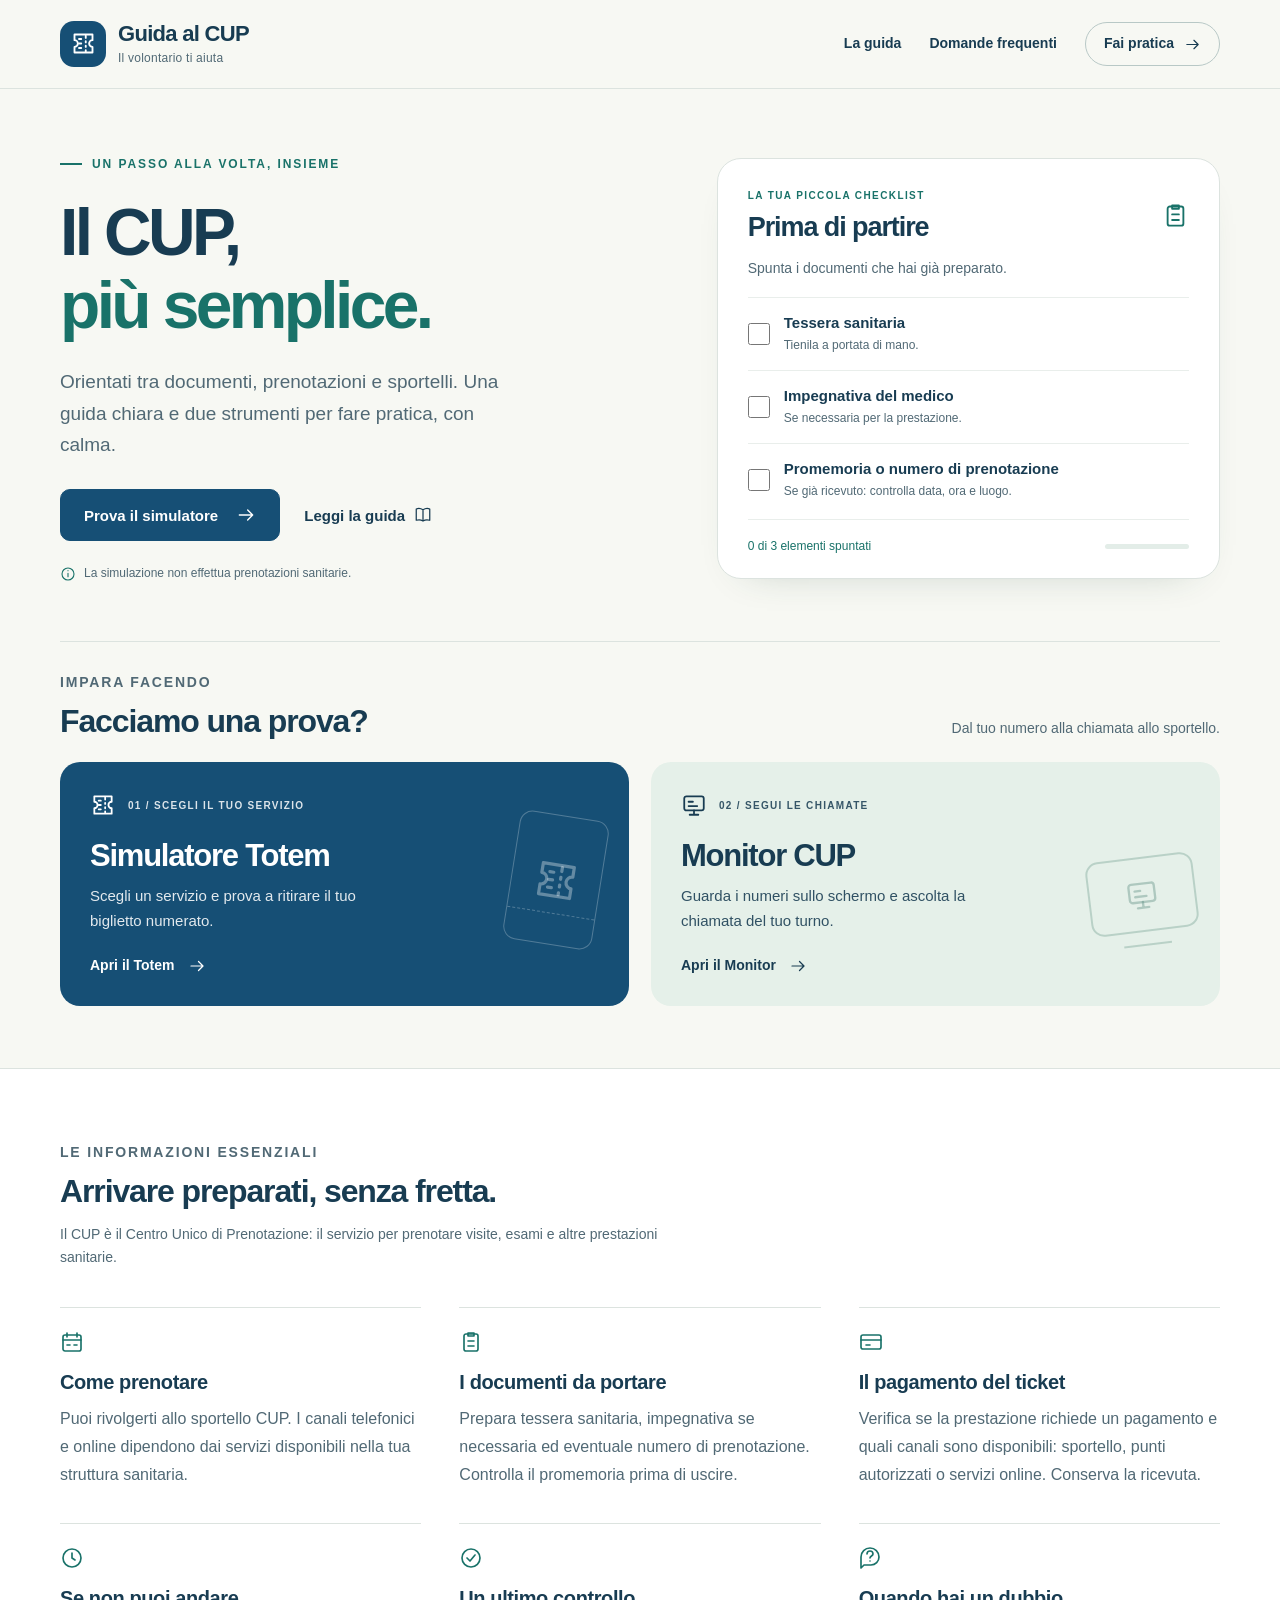
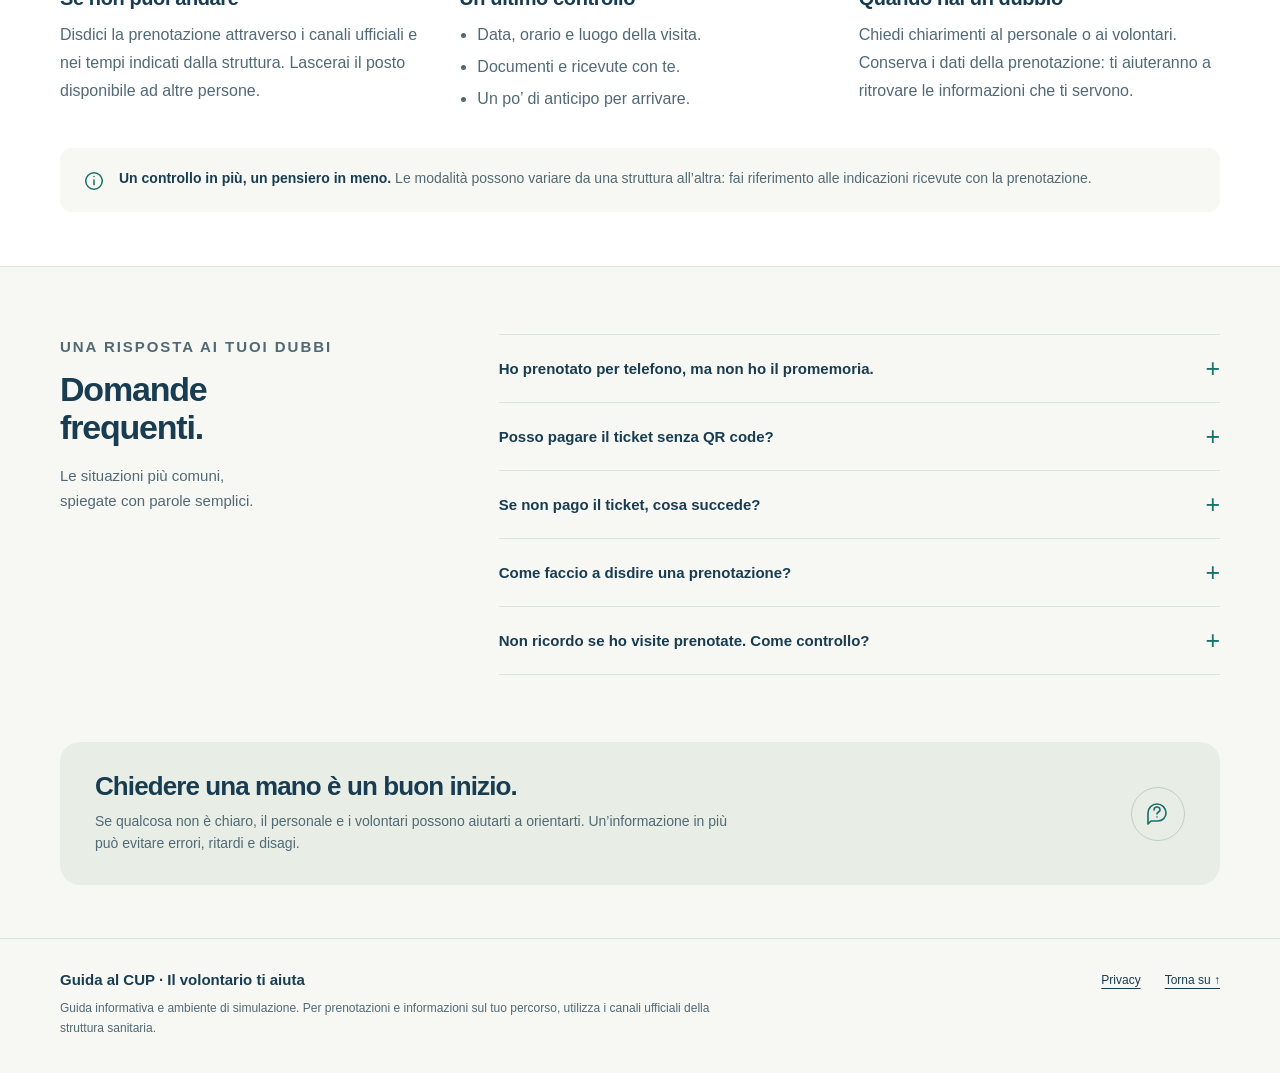
<file: index.html>
<!doctype html>
<html lang="it">
<head>
  <meta charset="utf-8">
  <meta name="viewport" content="width=device-width, initial-scale=1">
  <meta name="description" content="Una guida semplice al CUP: documenti, informazioni utili e strumenti per fare pratica con il Totem e il Monitor.">
  <title>Guida al CUP · Il volontario ti aiuta</title>
  <style>
    :root{--ink:#183c52;--muted:#516975;--blue:#164f75;--blue-dark:#103e5d;--teal:#197269;--mint:#e5f0e9;--paper:#f7f8f3;--line:#dce3df;--white:#fff;--radius:24px}
    *{box-sizing:border-box}
    html{scroll-behavior:smooth;scroll-padding-top:108px}
    body{margin:0;color:var(--ink);background:var(--paper);font-family:Arial,"Segoe UI",sans-serif;font-size:17px;line-height:1.55;-webkit-font-smoothing:antialiased}
    a{color:inherit;text-decoration:none}button,input{font:inherit}button,a,input,summary{-webkit-tap-highlight-color:transparent}
    a:focus-visible,button:focus-visible,input:focus-visible,summary:focus-visible{outline:3px solid #b96319;outline-offset:5px}
    button{cursor:pointer}svg{display:block;flex-shrink:0}h1,h2,h3,p{margin:0}h1,h2,h3{line-height:1.12;letter-spacing:-.035em}
    .wrap{width:min(1160px,calc(100% - 80px));margin-inline:auto}
    .skip{position:fixed;z-index:10;top:8px;left:8px;padding:12px 20px;background:white;border:2px solid var(--blue);transform:translateY(-150%)}.skip:focus{transform:none}
    .sr-only{position:absolute;width:1px;height:1px;padding:0;margin:-1px;overflow:hidden;clip:rect(0,0,0,0);white-space:nowrap;border:0}.symbols{position:absolute;width:0;height:0;overflow:hidden}.icon{width:24px;height:24px;fill:none;stroke:currentColor;stroke-width:1.65;stroke-linecap:round;stroke-linejoin:round}
    .site-header{position:sticky;top:0;z-index:5;background:rgba(247,248,243,.97);border-bottom:1px solid var(--line)}
    .header-inner{min-height:88px;display:flex;align-items:center;justify-content:space-between;gap:28px}
    .brand{display:flex;align-items:center;gap:12px;flex-shrink:0}.brand-mark{display:grid;place-items:center;background:var(--blue);color:white;width:46px;height:46px;border-radius:14px}.brand-mark .icon{width:27px;height:27px}
    .brand strong{display:block;font-size:22px;letter-spacing:-.7px;line-height:1.2}.brand small{display:block;color:var(--muted);font-size:12px;letter-spacing:.02em;margin-top:2px}
    .nav{display:flex;align-items:center;gap:28px;font-size:14px;font-weight:600}.nav a{padding:10px 0}.nav a:hover{color:var(--teal)}.nav .nav-practice{padding:10px 18px;border:1px solid #b8c8c6;border-radius:100px;display:flex;gap:10px;align-items:center}.nav-practice .icon{width:17px;height:17px}
    .hero{display:grid;grid-template-columns:1.15fr 1fr;gap:78px;align-items:center;padding:66px 0 58px}
    .eyebrow{font-size:12px;font-weight:700;letter-spacing:.16em;text-transform:uppercase;color:var(--teal);display:flex;align-items:center;gap:10px;margin-bottom:22px}.eyebrow:before{content:"";width:22px;height:2px;background:currentColor}
    h1{font-size:clamp(48px,5.15vw,70px);font-weight:700;letter-spacing:-.055em;margin-bottom:23px}h1 span{color:var(--teal)}
    .hero-description{font-size:19px;line-height:1.65;max-width:450px;color:var(--muted)}
    .hero-actions{display:flex;flex-wrap:wrap;align-items:center;gap:24px;margin-top:29px}
    .button{display:inline-flex;align-items:center;justify-content:center;gap:18px;min-height:52px;padding:13px 23px;border-radius:10px;font-size:15px;font-weight:700;background:var(--blue);color:white;border:1px solid var(--blue);transition:background .18s,transform .18s}.button:hover{background:var(--blue-dark);transform:translateY(-2px)}.button .icon{width:20px;height:20px}
    .text-link{display:inline-flex;align-items:center;gap:9px;font-size:15px;font-weight:600;padding:12px 0}.text-link:hover{text-decoration:underline;text-underline-offset:5px}.text-link .icon{width:18px;height:18px}
    .hero-note{display:flex;align-items:center;gap:8px;color:var(--muted);font-size:12px;margin-top:23px}.hero-note .icon{width:16px;height:16px;color:var(--teal)}
    .checklist{position:relative;padding:29px 30px 23px;border:1px solid var(--line);border-radius:var(--radius);background:white;box-shadow:0 16px 40px -30px #23473855}
    .checklist-top{display:flex;justify-content:space-between;align-items:center;gap:16px;margin-bottom:24px}.checklist-top .icon{color:var(--teal);width:27px;height:27px}
    .mini-label{display:block;color:var(--teal);font-size:10px;font-weight:700;letter-spacing:.14em;margin-bottom:8px}.checklist h2{font-size:27px;letter-spacing:-.04em}
    .checklist-intro{font-size:14px;color:var(--muted);margin:-8px 0 17px}
    .check-item{display:flex;align-items:center;gap:14px;min-height:73px;border-top:1px solid #e9eeeb;cursor:pointer;padding:14px 0}.check-item input{width:22px;height:22px;accent-color:var(--teal);flex-shrink:0;cursor:pointer;margin:0}.check-item strong{display:block;font-size:15px;line-height:1.3;font-weight:600}.check-item small{display:block;font-size:12px;color:var(--muted);margin-top:4px}.check-item:has(input:checked) strong{color:var(--teal)}
    .checklist-bottom{display:flex;align-items:center;justify-content:space-between;gap:12px;border-top:1px solid #e9eeeb;margin-top:3px;padding-top:17px;font-size:12px;color:var(--teal)}
    .progress-track{height:5px;border-radius:99px;background:#e3ede8;width:84px;overflow:hidden;flex-shrink:0}.progress-fill{height:100%;width:0;background:var(--teal);transition:width .2s ease}
    .section-top{display:flex;align-items:flex-end;justify-content:space-between;gap:26px;margin-bottom:23px}.section-top h2{font-size:32px}.section-top p{font-size:14px;color:var(--muted)}
    .practice{padding:30px 0 62px;border-top:1px solid var(--line)}.section-kicker{font-size:11px;font-weight:700;letter-spacing:.13em;text-transform:uppercase;color:var(--teal);margin-bottom:10px}
    .tools-grid{display:grid;grid-template-columns:1fr 1fr;gap:22px}.tool{position:relative;isolation:isolate;overflow:hidden;padding:30px;border-radius:20px;display:flex;flex-direction:column;min-height:244px}
    .tool-totem{background:var(--blue);color:white}.tool-monitor{background:var(--mint);color:var(--ink)}
    .tool-head{display:flex;align-items:center;gap:12px;margin-bottom:21px}.tool-head .icon{width:26px;height:26px}.tool-label{font-size:10px;font-weight:700;letter-spacing:.13em;text-transform:uppercase;opacity:.85}
    .tool h3{font-size:31px;letter-spacing:-.04em;margin-bottom:10px}.tool p{max-width:320px;font-size:15px;line-height:1.65;opacity:.88;padding-right:15px}
    .tool-link{align-self:flex-start;display:flex;align-items:center;gap:13px;font-size:14px;font-weight:700;padding-top:20px;margin-top:auto;text-underline-offset:5px}.tool-link:hover{text-decoration:underline}.tool-link:after{content:"";position:absolute;inset:0}.tool-link:focus-visible:after{outline:3px solid #b96319;outline-offset:-5px;border-radius:20px}.tool-link .icon{height:18px;width:18px}
    .tool-art{position:absolute;right:28px;top:53px;width:90px;height:130px;transform:rotate(9deg);border:1px solid #ffffff40;border-radius:13px;color:#ffffff55;z-index:-1;display:grid;place-items:center}.tool-art .icon{width:47px;height:47px}.tool-art:after{content:"";position:absolute;left:0;right:0;bottom:30px;border-top:1px dashed #ffffff40}
    .tool-monitor .tool-art{width:108px;height:75px;top:95px;right:24px;transform:rotate(-7deg);border:2px solid #5a8c7e50;color:#5a8c7e65}.tool-monitor .tool-art:after{left:28px;right:28px;bottom:-16px;border:0;height:2px;background:#5a8c7e50}.tool-monitor .tool-art .icon{width:34px;height:34px}
    .guide{background:white;border-top:1px solid var(--line);border-bottom:1px solid var(--line);padding:59px 0 54px}
    .guide-title{max-width:650px}.guide-title p{margin-top:13px;line-height:1.65}.guide-grid{display:grid;grid-template-columns:repeat(3,1fr);column-gap:38px;row-gap:34px;margin-top:37px}.guide-item{padding-top:22px;border-top:1px solid var(--line)}
    .guide-icon{color:var(--teal);margin-bottom:17px}.guide-item h3{font-size:20px;margin-bottom:12px;letter-spacing:-.02em}.guide-item p,.guide-item li{color:var(--muted);font-size:16px;line-height:1.75}.guide-item ul{padding-left:18px;margin:0}.guide-item li+li{margin-top:4px}
    .small-tip{display:flex;align-items:flex-start;gap:14px;background:var(--paper);padding:20px 23px;border-radius:12px;margin-top:35px}.small-tip .icon{color:var(--teal);width:22px;height:22px;margin-top:2px}.small-tip p{font-size:14px;color:var(--muted)}.small-tip strong{color:var(--ink)}
    .faq{display:grid;grid-template-columns:.75fr 1.5fr;gap:78px;padding-block:67px}.faq-intro h2{font-size:34px;margin-bottom:17px}.faq-intro p{font-size:15px;color:var(--muted);line-height:1.7}.faq-list{border-top:1px solid var(--line)}
    details{border-bottom:1px solid var(--line)}summary{list-style:none;cursor:pointer;display:flex;justify-content:space-between;align-items:center;gap:20px;padding:21px 0;font-size:15px;font-weight:600;line-height:1.5}summary::-webkit-details-marker{display:none}summary:after{content:"+";font-weight:400;font-size:25px;line-height:1;flex-shrink:0;color:var(--teal)}details[open] summary:after{content:"−"}details p{font-size:16px;color:var(--muted);padding:0 27px 23px 0;line-height:1.75}
    .help{padding-bottom:53px}.help-panel{display:flex;align-items:center;justify-content:space-between;gap:35px;background:#e8eee6;border-radius:20px;padding:30px 35px}.help-panel h2{font-size:26px;margin-bottom:10px}.help-panel p{font-size:14px;color:var(--muted);max-width:650px}.help-symbol{width:54px;height:54px;border:1px solid #bed0c4;border-radius:50%;display:grid;place-items:center;flex-shrink:0;color:var(--teal)}
    footer{border-top:1px solid var(--line);padding:29px 0 34px}.footer-row{display:flex;align-items:flex-start;justify-content:space-between;gap:30px}.footer-title{font-size:15px;font-weight:700}.footer-note{font-size:12px;color:var(--muted);margin-top:7px;max-width:660px;line-height:1.7}.footer-links{display:flex;gap:24px;font-size:12px;padding-top:3px;white-space:nowrap}.footer-links a{text-decoration:underline;text-underline-offset:4px}
    @media(min-width:1400px){.hero{padding-block:76px}}
    @media(max-width:1000px){.wrap{width:calc(100% - 48px)}.hero{gap:35px}.nav{gap:20px}.checklist{padding:25px}.tool-art{right:14px;opacity:.6}.tool p{max-width:280px}.faq{gap:40px}.guide-grid{gap:28px}.hero-description{font-size:17px}.hero-actions{gap:18px}}
    @media(max-width:760px){html{scroll-padding-top:144px}.wrap{width:calc(100% - 40px)}.header-inner{flex-wrap:wrap;gap:0;padding-top:15px;min-height:0}.brand-mark{height:38px;width:38px;border-radius:11px}.brand strong{font-size:20px}.brand small{font-size:11px}.nav{width:100%;justify-content:space-between;gap:8px;padding-top:11px;padding-bottom:10px;font-size:12px}.nav a{padding:8px 0}.nav .nav-practice{padding:7px 12px}.hero{grid-template-columns:1fr;gap:31px;padding:37px 0}.eyebrow{font-size:10px;margin-bottom:19px}h1{font-size:54px;margin-bottom:18px}.hero-description{max-width:100%;font-size:16px}.hero-actions{margin-top:22px;gap:19px}.button{min-height:50px;padding:12px 17px;font-size:14px}.text-link{font-size:14px}.hero-note{font-size:11px;margin-top:18px}.checklist{padding:24px 24px 20px}.checklist h2{font-size:25px}.check-item{min-height:72px}.section-top{display:block;margin-bottom:20px}.section-top p{margin-top:13px;font-size:13px}.section-top h2{font-size:29px}.practice{padding:30px 0 37px}.tools-grid{grid-template-columns:1fr;gap:16px}.tool{padding:26px;min-height:244px}.tool p{max-width:270px;font-size:14px}.tool-art{opacity:.7}.tool h3{font-size:29px}.guide{padding:36px 0}.guide-grid{grid-template-columns:1fr;gap:25px;margin-top:26px}.guide-item{position:relative;padding-left:42px;padding-top:23px}.guide-icon{position:absolute;top:23px;left:0}.guide-item h3{font-size:20px}.guide-item p,.guide-item li{font-size:15px}.small-tip{padding:20px 18px;gap:10px}.faq{grid-template-columns:1fr;gap:25px;padding-block:38px}.faq-intro h2{font-size:29px;margin-bottom:12px}.faq-intro p{font-size:14px}.faq summary{font-size:15px}.faq details p{font-size:15px}.help{padding-bottom:35px}.help-panel{padding:25px;gap:16px;align-items:flex-start}.help-panel h2{font-size:23px}.help-symbol{width:38px;height:38px;order:-1}.help-symbol .icon{width:22px;height:22px}.help-panel p{font-size:14px}.footer-row{flex-direction:column;gap:17px}.footer-links{font-size:13px}}
    @media(prefers-reduced-motion:reduce){html{scroll-behavior:auto}*,*:before,*:after{transition:none!important}}
    @media print{.site-header{position:static}.nav,.hero-actions,.hero-note,.practice,.faq,.footer-links{display:none}.hero{padding-block:25px;gap:25px}.wrap{width:100%}h1{font-size:42px}.checklist{box-shadow:none}.guide{padding-block:25px}.guide-grid{gap:20px}body{font-size:12px;background:white}.help{padding-bottom:10px}}
  </style>

  <!-- Google Analytics -->
  <script async src="https://www.googletagmanager.com/gtag/js?id=G-E5PP57LXX0"></script>
  <script>
    window.dataLayer = window.dataLayer || [];
    function gtag(){dataLayer.push(arguments);}
    gtag('js', new Date());
    gtag('config', 'G-E5PP57LXX0');
  </script>
</head>
<body>
  <svg class="symbols" aria-hidden="true" xmlns="http://www.w3.org/2000/svg"><defs>
    <symbol id="i-ticket" viewBox="0 0 24 24"><path d="M4 4h16v5a3 3 0 0 0 0 6v5H4v-5a3 3 0 0 0 0-6V4Z"/><path d="M14 5v2m0 3v1m0 3v1m0 3v1M8 8h2m-2 4h2m-2 4h2"/></symbol>
    <symbol id="i-arrow" viewBox="0 0 24 24"><path d="M4 12h16m-6-6 6 6-6 6"/></symbol>
    <symbol id="i-monitor" viewBox="0 0 24 24"><rect x="3" y="4" width="18" height="13" rx="2"/><path d="M8 21h8m-4-4v4M7 9h4m-4 4h8"/></symbol>
    <symbol id="i-list" viewBox="0 0 24 24"><rect x="5" y="4" width="14" height="17" rx="2"/><path d="M9 3h6v3H9zM9 11h6m-6 5h6"/></symbol>
    <symbol id="i-book" viewBox="0 0 24 24"><path d="M12 5v15m0-15C9 3 5 3 3 4v15c3-1 6-1 9 1 3-2 6-2 9-1V4c-2-1-6-1-9 1Z"/></symbol>
    <symbol id="i-calendar" viewBox="0 0 24 24"><rect x="3" y="5" width="18" height="16" rx="2"/><path d="M7 3v4m10-4v4M3 10h18m-14 5h3m4 0h3"/></symbol>
    <symbol id="i-card" viewBox="0 0 24 24"><rect x="2" y="5" width="20" height="14" rx="2"/><path d="M2 10h20m-15 5h4"/></symbol>
    <symbol id="i-clock" viewBox="0 0 24 24"><circle cx="12" cy="12" r="9"/><path d="M12 7v5l3 2"/></symbol>
    <symbol id="i-check" viewBox="0 0 24 24"><circle cx="12" cy="12" r="9"/><path d="m8 12 3 3 5-6"/></symbol>
    <symbol id="i-help" viewBox="0 0 24 24"><path d="M20 11a8 8 0 0 1-8 8H5l-3 3V11a9 9 0 1 1 18 0Z"/><path d="M8 8a3 3 0 0 1 6 0c0 2-3 2-3 4m0 3h.01"/></symbol>
    <symbol id="i-info" viewBox="0 0 24 24"><circle cx="12" cy="12" r="9"/><path d="M12 11v5m0-9h.01"/></symbol>
  </defs></svg>
  <a class="skip" href="#contenuto">Vai al contenuto</a>
  <header class="site-header"><div class="wrap header-inner">
    <a class="brand" href="#inizio" aria-label="Guida al CUP, inizio pagina"><span class="brand-mark"><svg class="icon" aria-hidden="true"><use href="#i-ticket"/></svg></span><span><strong>Guida al CUP</strong><small>Il volontario ti aiuta</small></span></a>
    <nav class="nav" aria-label="Navigazione principale"><a href="#guida">La guida</a><a href="#faq">Domande frequenti</a><a href="#simulatori" class="nav-practice">Fai pratica <svg class="icon" aria-hidden="true"><use href="#i-arrow"/></svg></a></nav>
  </div></header>
  <main id="contenuto">
    <div class="wrap" id="inizio"><section class="hero" aria-labelledby="titolo">
      <div>
        <p class="eyebrow">Un passo alla volta, insieme</p>
        <h1 id="titolo">Il CUP,<br><span>più semplice.</span></h1>
        <p class="hero-description">Orientati tra documenti, prenotazioni e sportelli. Una guida chiara e due strumenti per fare pratica, con calma.</p>
        <div class="hero-actions"><a class="button" href="#simulatori">Prova il simulatore <svg class="icon" aria-hidden="true"><use href="#i-arrow"/></svg></a><a class="text-link" href="#guida">Leggi la guida <svg class="icon" aria-hidden="true"><use href="#i-book"/></svg></a></div>
        <p class="hero-note"><svg class="icon" aria-hidden="true"><use href="#i-info"/></svg>La simulazione non effettua prenotazioni sanitarie.</p>
      </div>
      <section class="checklist" id="cosa-portare" aria-labelledby="checklist-title">
        <div class="checklist-top"><div><span class="mini-label">LA TUA PICCOLA CHECKLIST</span><h2 id="checklist-title">Prima di partire</h2></div><svg class="icon" aria-hidden="true"><use href="#i-list"/></svg></div>
        <p class="checklist-intro">Spunta i documenti che hai già preparato.</p>
        <label class="check-item"><input type="checkbox" name="documenti" value="tessera"><span><strong>Tessera sanitaria</strong><small>Tienila a portata di mano.</small></span></label>
        <label class="check-item"><input type="checkbox" name="documenti" value="impegnativa"><span><strong>Impegnativa del medico</strong><small>Se necessaria per la prestazione.</small></span></label>
        <label class="check-item"><input type="checkbox" name="documenti" value="promemoria"><span><strong>Promemoria o numero di prenotazione</strong><small>Se già ricevuto: controlla data, ora e luogo.</small></span></label>
        <div class="checklist-bottom"><span id="checklist-status" role="status" aria-live="polite">0 di 3 elementi spuntati</span><div class="progress-track" aria-hidden="true"><div class="progress-fill" id="checklist-progress"></div></div></div>
      </section>
    </section></div>
    <section class="wrap practice" id="simulatori" aria-labelledby="practice-title">
      <div class="section-top"><div><p class="section-kicker">Impara facendo</p><h2 id="practice-title">Facciamo una prova?</h2></div><p>Dal tuo numero alla chiamata allo sportello.</p></div>
      <div class="tools-grid">
        <article class="tool tool-totem"><div class="tool-head"><svg class="icon" aria-hidden="true"><use href="#i-ticket"/></svg><span class="tool-label">01 / Scegli il tuo servizio</span></div><h3>Simulatore Totem</h3><p>Scegli un servizio e prova a ritirare il tuo biglietto numerato.</p><a class="tool-link" href="simulatore-totem.html" target="_blank" rel="noopener">Apri il Totem <svg class="icon" aria-hidden="true"><use href="#i-arrow"/></svg><span class="sr-only">(si apre in una nuova scheda)</span></a><div class="tool-art" aria-hidden="true"><svg class="icon"><use href="#i-ticket"/></svg></div></article>
        <article class="tool tool-monitor"><div class="tool-head"><svg class="icon" aria-hidden="true"><use href="#i-monitor"/></svg><span class="tool-label">02 / Segui le chiamate</span></div><h3>Monitor CUP</h3><p>Guarda i numeri sullo schermo e ascolta la chiamata del tuo turno.</p><a class="tool-link" href="monitor.html" target="_blank" rel="noopener">Apri il Monitor <svg class="icon" aria-hidden="true"><use href="#i-arrow"/></svg><span class="sr-only">(si apre in una nuova scheda)</span></a><div class="tool-art" aria-hidden="true"><svg class="icon"><use href="#i-monitor"/></svg></div></article>
      </div>
    </section>
    <section class="guide" id="guida" aria-labelledby="guide-title"><div class="wrap">
      <div class="section-top guide-title"><div><p class="section-kicker">Le informazioni essenziali</p><h2 id="guide-title">Arrivare preparati, senza fretta.</h2><p>Il CUP è il Centro Unico di Prenotazione: il servizio per prenotare visite, esami e altre prestazioni sanitarie.</p></div></div>
      <div class="guide-grid">
        <article class="guide-item"><svg class="icon guide-icon" aria-hidden="true"><use href="#i-calendar"/></svg><h3>Come prenotare</h3><p>Puoi rivolgerti allo sportello CUP. I canali telefonici e online dipendono dai servizi disponibili nella tua struttura sanitaria.</p></article>
        <article class="guide-item"><svg class="icon guide-icon" aria-hidden="true"><use href="#i-list"/></svg><h3>I documenti da portare</h3><p>Prepara tessera sanitaria, impegnativa se necessaria ed eventuale numero di prenotazione. Controlla il promemoria prima di uscire.</p></article>
        <article class="guide-item"><svg class="icon guide-icon" aria-hidden="true"><use href="#i-card"/></svg><h3>Il pagamento del ticket</h3><p>Verifica se la prestazione richiede un pagamento e quali canali sono disponibili: sportello, punti autorizzati o servizi online. Conserva la ricevuta.</p></article>
        <article class="guide-item"><svg class="icon guide-icon" aria-hidden="true"><use href="#i-clock"/></svg><h3>Se non puoi andare</h3><p>Disdici la prenotazione attraverso i canali ufficiali e nei tempi indicati dalla struttura. Lascerai il posto disponibile ad altre persone.</p></article>
        <article class="guide-item"><svg class="icon guide-icon" aria-hidden="true"><use href="#i-check"/></svg><h3>Un ultimo controllo</h3><ul><li>Data, orario e luogo della visita.</li><li>Documenti e ricevute con te.</li><li>Un po’ di anticipo per arrivare.</li></ul></article>
        <article class="guide-item"><svg class="icon guide-icon" aria-hidden="true"><use href="#i-help"/></svg><h3>Quando hai un dubbio</h3><p>Chiedi chiarimenti al personale o ai volontari. Conserva i dati della prenotazione: ti aiuteranno a ritrovare le informazioni che ti servono.</p></article>
      </div>
      <aside class="small-tip"><svg class="icon" aria-hidden="true"><use href="#i-info"/></svg><p><strong>Un controllo in più, un pensiero in meno.</strong> Le modalità possono variare da una struttura all’altra: fai riferimento alle indicazioni ricevute con la prenotazione.</p></aside>
    </div></section>
    <section class="wrap faq" id="faq" aria-labelledby="faq-title">
      <div class="faq-intro"><p class="section-kicker">Una risposta ai tuoi dubbi</p><h2 id="faq-title">Domande<br>frequenti.</h2><p>Le situazioni più comuni,<br>spiegate con parole semplici.</p></div>
      <div class="faq-list">
        <details><summary>Ho prenotato per telefono, ma non ho il promemoria.</summary><p>Puoi rivolgerti al CUP per verificare la prenotazione. In alcuni casi puoi recuperare i dati tramite il Fascicolo Sanitario Elettronico.</p></details>
        <details><summary>Posso pagare il ticket senza QR code?</summary><p>Dipende dal sistema. In alcuni casi è necessario il codice o il promemoria della prenotazione. Se non lo hai, chiedi al CUP come procedere.</p></details>
        <details><summary>Se non pago il ticket, cosa succede?</summary><p>Verifica con il CUP le condizioni di pagamento della tua prestazione. In alcuni casi potrebbe non essere erogata, oppure potrebbero esserci conseguenze amministrative. Informati prima e conserva la ricevuta.</p></details>
        <details><summary>Come faccio a disdire una prenotazione?</summary><p>Usa i canali ufficiali della struttura, come telefono, sportello o servizi online, se disponibili. Rispetta i tempi indicati per la disdetta.</p></details>
        <details><summary>Non ricordo se ho visite prenotate. Come controllo?</summary><p>Puoi rivolgerti al CUP oppure utilizzare i servizi online della tua struttura, se disponibili. Conserva sempre i dati della prenotazione.</p></details>
      </div>
    </section>
    <section class="wrap help" aria-labelledby="help-title"><div class="help-panel"><div><h2 id="help-title">Chiedere una mano è un buon inizio.</h2><p>Se qualcosa non è chiaro, il personale e i volontari possono aiutarti a orientarti. Un’informazione in più può evitare errori, ritardi e disagi.</p></div><span class="help-symbol"><svg class="icon" aria-hidden="true"><use href="#i-help"/></svg></span></div></section>
  </main>
  <footer><div class="wrap footer-row"><div><p class="footer-title">Guida al CUP · Il volontario ti aiuta</p><p class="footer-note">Guida informativa e ambiente di simulazione. Per prenotazioni e informazioni sul tuo percorso, utilizza i canali ufficiali della struttura sanitaria.</p></div><div class="footer-links"><a href="privacy.html" target="_blank" rel="noopener">Privacy</a><a href="#inizio">Torna su ↑</a></div></div></footer>
  <script>
    (() => {
      const items = Array.from(document.querySelectorAll('input[name="documenti"]'));
      const status = document.getElementById('checklist-status');
      const progress = document.getElementById('checklist-progress');
      function updateChecklist() {
        const count = items.filter(item => item.checked).length;
        status.textContent = `${count} di ${items.length} elementi spuntati`;
        progress.style.width = `${count / items.length * 100}%`;
      }
      items.forEach(item => item.addEventListener('change', updateChecklist));
      window.addEventListener('pageshow', updateChecklist);
      updateChecklist();
    })();
  </script>
</body>
</html>
</file>
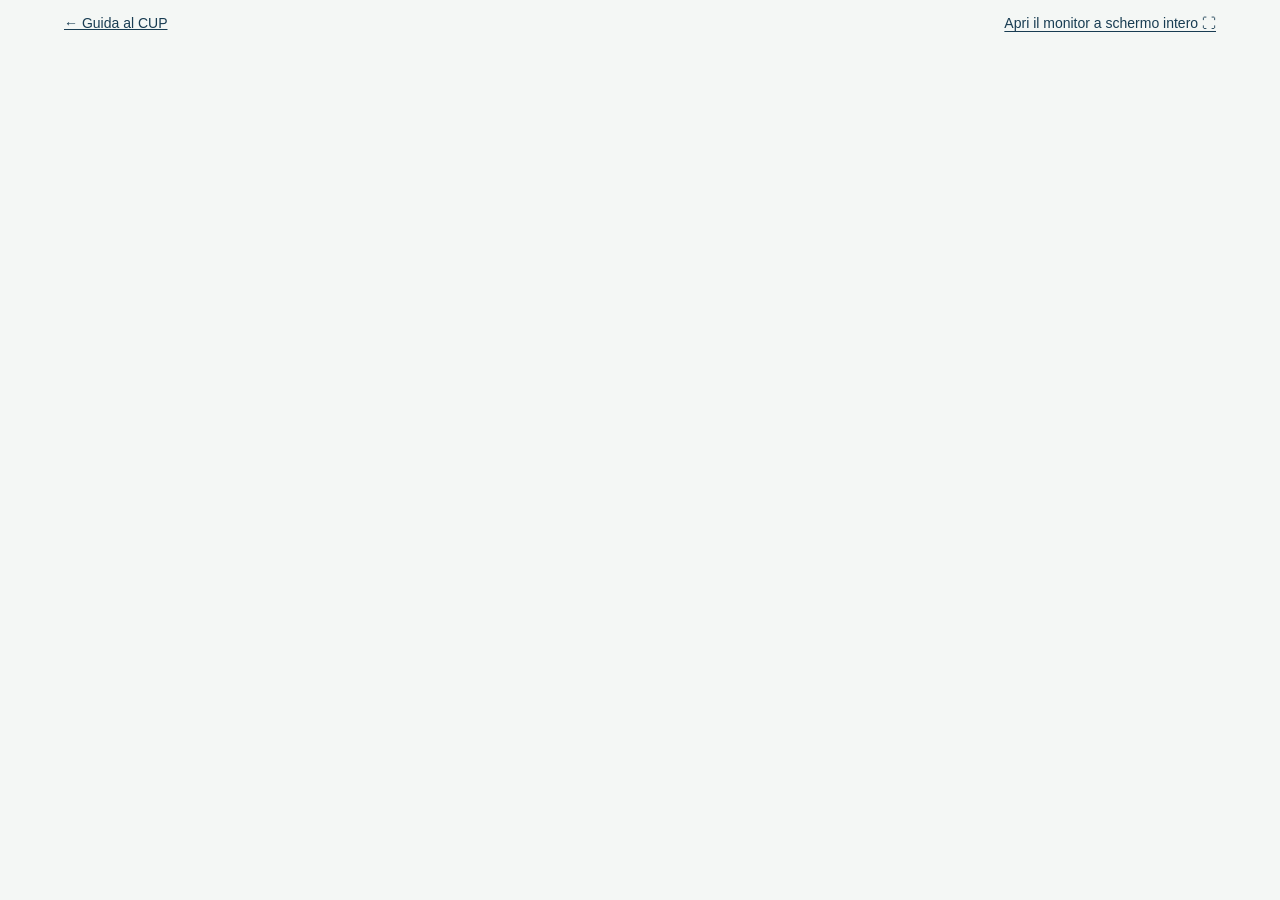
<file: monitor.html>
<!doctype html>
<html lang="it">
<head>
  <meta charset="utf-8">
  <meta name="viewport" content="width=device-width,initial-scale=1">
  <title>Guida al CUP · Avanzamento chiamate</title>
  <style>
    *{box-sizing:border-box}
    html,body{height:100%;margin:0;overflow:hidden}
    body{height:100dvh;display:flex;flex-direction:column;font:14px Arial,sans-serif;background:#f4f7f5;color:#183c52}
    nav{display:flex;align-items:center;justify-content:space-between;gap:16px;padding:12px 5%;flex:none}
    a,button{color:inherit;font:inherit}
    button{padding:3px 0;border:0;background:transparent;text-decoration:underline;text-underline-offset:3px;cursor:pointer}
    a:focus-visible,button:focus-visible{outline:3px solid #c88035;outline-offset:4px}
    #avviso{margin:0;padding:0 5% 10px;flex:none}
    iframe{display:block;width:100%;flex:1;min-height:0;border:0;background:#f4f7f5}
    [hidden]{display:none!important}
    @media(max-width:480px){nav{gap:10px;padding:12px 16px;font-size:12px}}
  </style>
</head>
<body>
  <nav aria-label="Navigazione monitor">
    <a href="index.html">← Guida al CUP</a>
    <button id="schermo" type="button" aria-pressed="false">Apri il monitor a schermo intero ⛶</button>
  </nav>
  <p id="avviso" role="status" hidden></p>
  <iframe src="https://script.google.com/macros/s/AKfycbxjg2xdSj8QDjEpjdpHpcM3U_SybrPnZiJ5Ny5NCaHiOorRBCnPVJiQvZRHI2uI40D8dA/exec?pagina=monitor" title="Avanzamento delle chiamate CUP: sola visualizzazione"></iframe>
  <script>
    const pulsante = document.getElementById('schermo');
    const avviso = document.getElementById('avviso');
    function aggiornaPulsante() {
      const intero = !!document.fullscreenElement;
      pulsante.textContent = intero ? 'Esci dallo schermo intero ⛶' : 'Apri il monitor a schermo intero ⛶';
      pulsante.setAttribute('aria-pressed', String(intero));
    }
    pulsante.addEventListener('click', async () => {
      pulsante.disabled = true;
      avviso.hidden = true;
      try {
        if (document.fullscreenElement) await document.exitFullscreen();
        else if (document.documentElement.requestFullscreen) await document.documentElement.requestFullscreen();
        else throw new Error('Schermo intero non disponibile');
      } catch (_) {
        avviso.textContent = 'Il browser non consente lo schermo intero da questo pulsante. Su PC puoi usare F11.';
        avviso.hidden = false;
      } finally { pulsante.disabled = false; aggiornaPulsante(); }
    });
    document.addEventListener('fullscreenchange', aggiornaPulsante);
  </script>
</body>
</html>
</file>
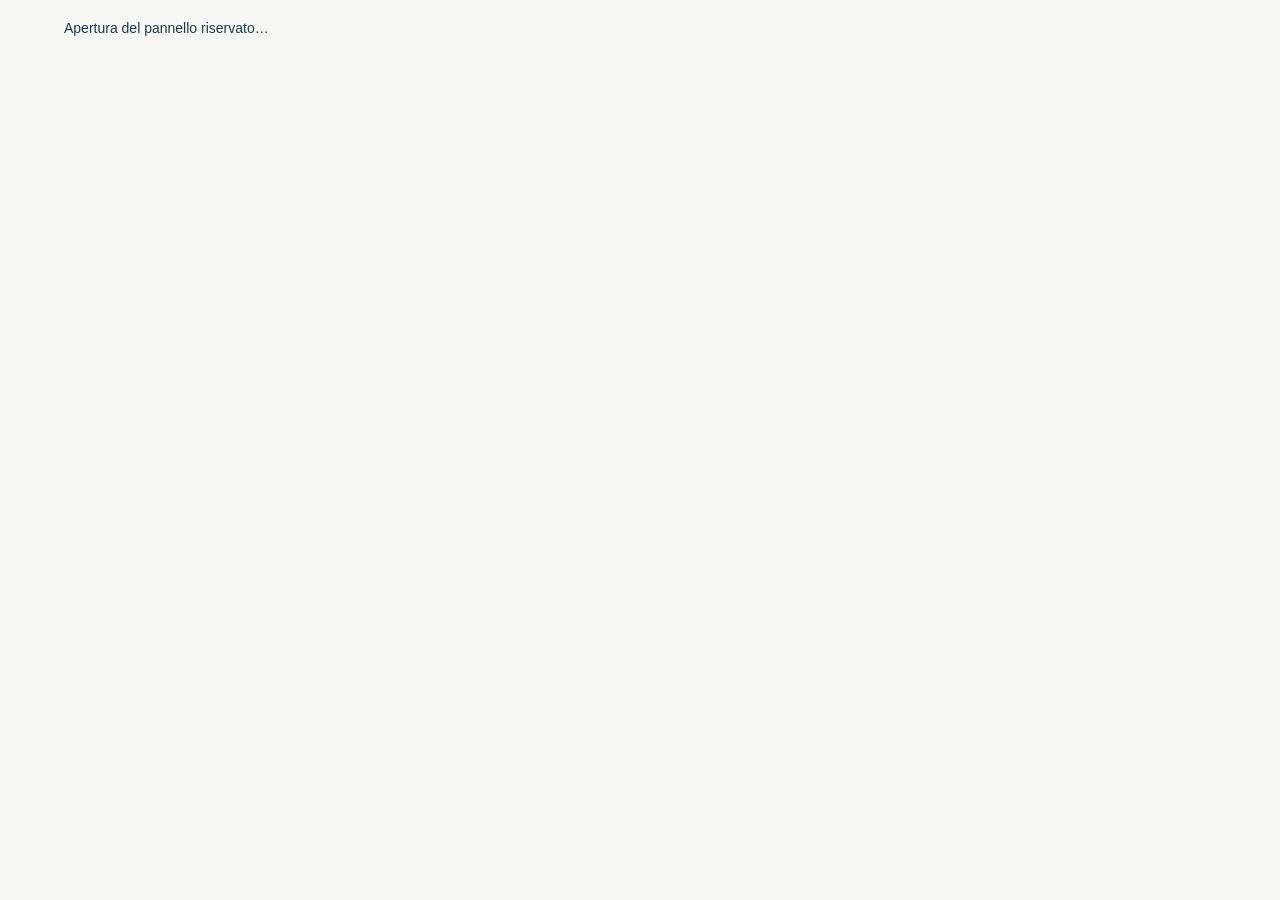
<file: operatore.html>
<!doctype html>
<html lang="it">
<head>
  <meta charset="utf-8">
  <meta name="viewport" content="width=device-width,initial-scale=1">
  <title>Guida al CUP · Pannello operatore</title>
  <style>
    *{box-sizing:border-box}html,body{height:100%;margin:0;overflow:hidden}
    body{height:100dvh;background:#f7f8f3;color:#183c52;font:16px/1.5 Arial,sans-serif;display:flex;flex-direction:column}
    iframe{display:block;flex:1;min-height:0;width:100%;border:0;background:#f7f8f3}
    #attesa{padding:18px 5%;font-size:14px}
    #aiuto{padding:14px 5%;border-bottom:1px solid #dce3df;font-size:14px}
    a{color:#164f75}p{margin:0 0 10px}a:focus-visible{outline:3px solid #c88035;outline-offset:4px}
    [hidden]{display:none!important}
  </style>
</head>
<body>
  <div id="attesa" role="status">Apertura del pannello riservato…</div>
  <div id="aiuto" hidden><p>Se il pannello non si apre, usa il profilo Chrome <strong>Chatbot</strong>, già collegato all’account del CUP.</p><a href="https://accounts.google.com/AccountChooser?continue=https%3A%2F%2Fangelopaolo.github.io%2Fguida-cup%2Foperatore.html">Accedi all’account Google del CUP →</a></div>
  <noscript>Per usare il pannello operatore occorre attivare JavaScript nel browser.</noscript>
  <script>
    (() => {
      // Questa pagina deve essere la finestra principale, mai un riquadro di un altro sito.
      if (window.top !== window.self) {
        document.getElementById('attesa').textContent = 'Apri il pannello direttamente dal sito Guida al CUP.';
        return;
      }
      const origineGoogle = 'https://n-nrkdsnz6ztj4mntl543ytcysq5nspmhiq224oka-0lu-script.googleusercontent.com';
      const attesa = document.getElementById('attesa');
      const aiuto = document.getElementById('aiuto');
      let sorgente = null, nonce = null;
      const scadenza = setTimeout(() => { attesa.hidden = true; aiuto.hidden = false; }, 20000);
      window.addEventListener('message', evento => {
        if (evento.origin !== origineGoogle || !evento.source || !evento.data) return;
        if (evento.data.tipo === 'cup-verifica-sito' && /^[a-f0-9]{64}$/.test(evento.data.nonce || '')) {
          sorgente = evento.source;
          nonce = evento.data.nonce;
          sorgente.postMessage({tipo: 'cup-sito-confermato', nonce}, origineGoogle);
        } else if (evento.data.tipo === 'cup-operatore-pronto' && evento.source === sorgente && evento.data.nonce === nonce) {
          clearTimeout(scadenza); attesa.hidden = true; aiuto.hidden = true;
        } else if (evento.data.tipo === 'cup-accesso-richiesto') {
          clearTimeout(scadenza); attesa.hidden = true; aiuto.hidden = true;
        }
      });
      const quadro = document.createElement('iframe');
      quadro.title = 'Pannello operatore CUP riservato al titolare';
      quadro.src = 'https://script.google.com/macros/s/AKfycbxjg2xdSj8QDjEpjdpHpcM3U_SybrPnZiJ5Ny5NCaHiOorRBCnPVJiQvZRHI2uI40D8dA/exec?pagina=operatore';
      document.body.appendChild(quadro);
    })();
  </script>
</body>
</html>
</file>
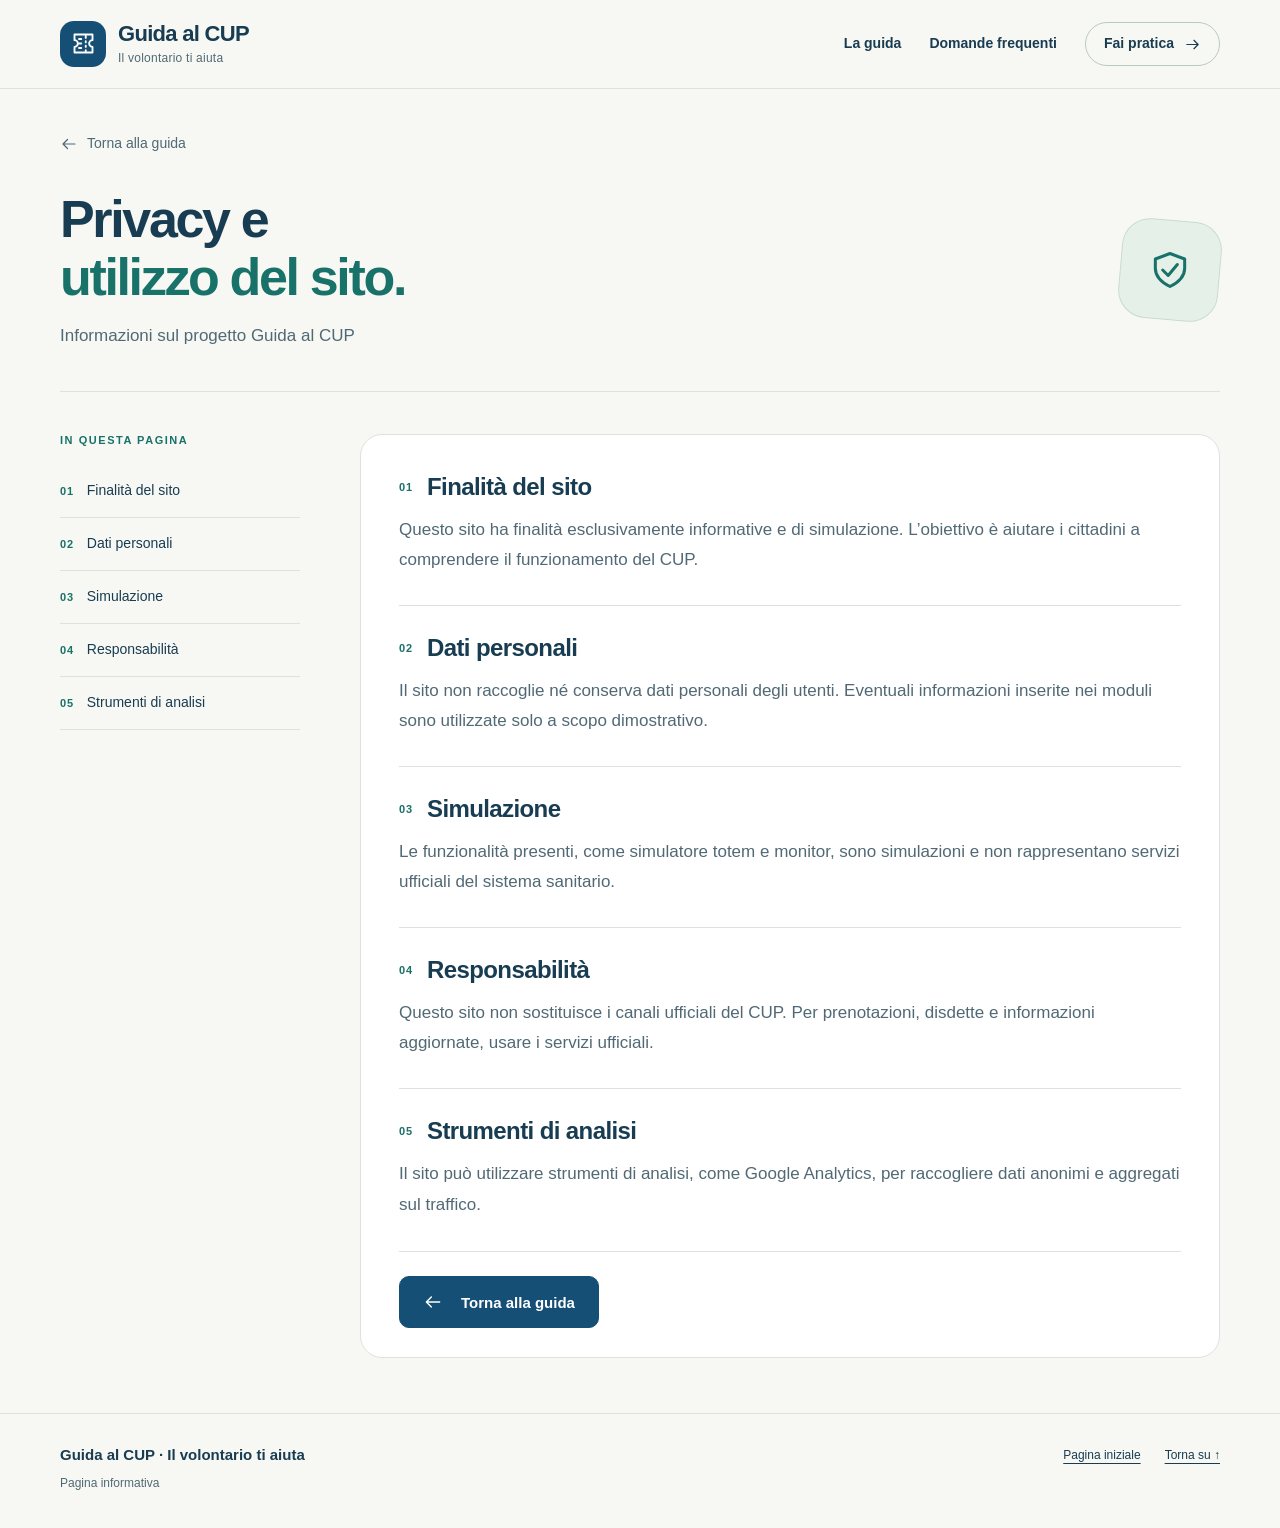
<file: privacy.html>
<!doctype html>
<html lang="it">
<head>
  <meta charset="utf-8">
  <meta name="viewport" content="width=device-width, initial-scale=1">
  <meta name="description" content="Privacy e utilizzo del sito. Informazioni sul progetto Guida al CUP.">
  <title>Privacy · Guida al CUP</title>
  <style>
    :root{--ink:#183c52;--muted:#516975;--blue:#164f75;--blue-dark:#103e5d;--teal:#197269;--mint:#e5f0e9;--paper:#f7f8f3;--line:#dce3df;--white:#fff;--radius:24px}
    *{box-sizing:border-box}
    html{scroll-behavior:smooth;scroll-padding-top:108px}
    body{margin:0;color:var(--ink);background:var(--paper);font-family:Arial,"Segoe UI",sans-serif;font-size:17px;line-height:1.55;-webkit-font-smoothing:antialiased}
    a{color:inherit;text-decoration:none}button,input{font:inherit}button,a,input,summary{-webkit-tap-highlight-color:transparent}
    a:focus-visible,button:focus-visible,input:focus-visible,summary:focus-visible{outline:3px solid #b96319;outline-offset:5px}
    button{cursor:pointer}svg{display:block;flex-shrink:0}h1,h2,h3,p{margin:0}h1,h2,h3{line-height:1.12;letter-spacing:-.035em}
    .wrap{width:min(1160px,calc(100% - 80px));margin-inline:auto}
    .skip{position:fixed;z-index:10;top:8px;left:8px;padding:12px 20px;background:white;border:2px solid var(--blue);transform:translateY(-150%)}.skip:focus{transform:none}
    .sr-only{position:absolute;width:1px;height:1px;padding:0;margin:-1px;overflow:hidden;clip:rect(0,0,0,0);white-space:nowrap;border:0}.symbols{position:absolute;width:0;height:0;overflow:hidden}.icon{width:24px;height:24px;fill:none;stroke:currentColor;stroke-width:1.65;stroke-linecap:round;stroke-linejoin:round}
    .site-header{position:sticky;top:0;z-index:5;background:rgba(247,248,243,.97);border-bottom:1px solid var(--line)}
    .header-inner{min-height:88px;display:flex;align-items:center;justify-content:space-between;gap:28px}
    .brand{display:flex;align-items:center;gap:12px;flex-shrink:0}.brand-mark{display:grid;place-items:center;background:var(--blue);color:white;width:46px;height:46px;border-radius:14px}.brand-mark .icon{width:27px;height:27px}
    .brand strong{display:block;font-size:22px;letter-spacing:-.7px;line-height:1.2}.brand small{display:block;color:var(--muted);font-size:12px;letter-spacing:.02em;margin-top:2px}
    .nav{display:flex;align-items:center;gap:28px;font-size:14px;font-weight:600}.nav a{padding:10px 0}.nav a:hover{color:var(--teal)}.nav .nav-practice{padding:10px 18px;border:1px solid #b8c8c6;border-radius:100px;display:flex;gap:10px;align-items:center}.nav-practice .icon{width:17px;height:17px}
    .hero{display:grid;grid-template-columns:1.15fr 1fr;gap:78px;align-items:center;padding:66px 0 58px}
    .eyebrow{font-size:12px;font-weight:700;letter-spacing:.16em;text-transform:uppercase;color:var(--teal);display:flex;align-items:center;gap:10px;margin-bottom:22px}.eyebrow:before{content:"";width:22px;height:2px;background:currentColor}
    h1{font-size:clamp(48px,5.15vw,70px);font-weight:700;letter-spacing:-.055em;margin-bottom:23px}h1 span{color:var(--teal)}
    .hero-description{font-size:19px;line-height:1.65;max-width:450px;color:var(--muted)}
    .hero-actions{display:flex;flex-wrap:wrap;align-items:center;gap:24px;margin-top:29px}
    .button{display:inline-flex;align-items:center;justify-content:center;gap:18px;min-height:52px;padding:13px 23px;border-radius:10px;font-size:15px;font-weight:700;background:var(--blue);color:white;border:1px solid var(--blue);transition:background .18s,transform .18s}.button:hover{background:var(--blue-dark);transform:translateY(-2px)}.button .icon{width:20px;height:20px}
    .text-link{display:inline-flex;align-items:center;gap:9px;font-size:15px;font-weight:600;padding:12px 0}.text-link:hover{text-decoration:underline;text-underline-offset:5px}.text-link .icon{width:18px;height:18px}
    .hero-note{display:flex;align-items:center;gap:8px;color:var(--muted);font-size:12px;margin-top:23px}.hero-note .icon{width:16px;height:16px;color:var(--teal)}
    .checklist{position:relative;padding:29px 30px 23px;border:1px solid var(--line);border-radius:var(--radius);background:white;box-shadow:0 16px 40px -30px #23473855}
    .checklist-top{display:flex;justify-content:space-between;align-items:center;gap:16px;margin-bottom:24px}.checklist-top .icon{color:var(--teal);width:27px;height:27px}
    .mini-label{display:block;color:var(--teal);font-size:10px;font-weight:700;letter-spacing:.14em;margin-bottom:8px}.checklist h2{font-size:27px;letter-spacing:-.04em}
    .checklist-intro{font-size:14px;color:var(--muted);margin:-8px 0 17px}
    .check-item{display:flex;align-items:center;gap:14px;min-height:73px;border-top:1px solid #e9eeeb;cursor:pointer;padding:14px 0}.check-item input{width:22px;height:22px;accent-color:var(--teal);flex-shrink:0;cursor:pointer;margin:0}.check-item strong{display:block;font-size:15px;line-height:1.3;font-weight:600}.check-item small{display:block;font-size:12px;color:var(--muted);margin-top:4px}.check-item:has(input:checked) strong{color:var(--teal)}
    .checklist-bottom{display:flex;align-items:center;justify-content:space-between;gap:12px;border-top:1px solid #e9eeeb;margin-top:3px;padding-top:17px;font-size:12px;color:var(--teal)}
    .progress-track{height:5px;border-radius:99px;background:#e3ede8;width:84px;overflow:hidden;flex-shrink:0}.progress-fill{height:100%;width:0;background:var(--teal);transition:width .2s ease}
    .section-top{display:flex;align-items:flex-end;justify-content:space-between;gap:26px;margin-bottom:23px}.section-top h2{font-size:32px}.section-top p{font-size:14px;color:var(--muted)}
    .practice{padding:30px 0 62px;border-top:1px solid var(--line)}.section-kicker{font-size:11px;font-weight:700;letter-spacing:.13em;text-transform:uppercase;color:var(--teal);margin-bottom:10px}
    .tools-grid{display:grid;grid-template-columns:1fr 1fr;gap:22px}.tool{position:relative;isolation:isolate;overflow:hidden;padding:30px;border-radius:20px;display:flex;flex-direction:column;min-height:244px}
    .tool-totem{background:var(--blue);color:white}.tool-monitor{background:var(--mint);color:var(--ink)}
    .tool-head{display:flex;align-items:center;gap:12px;margin-bottom:21px}.tool-head .icon{width:26px;height:26px}.tool-label{font-size:10px;font-weight:700;letter-spacing:.13em;text-transform:uppercase;opacity:.85}
    .tool h3{font-size:31px;letter-spacing:-.04em;margin-bottom:10px}.tool p{max-width:320px;font-size:15px;line-height:1.65;opacity:.88;padding-right:15px}
    .tool-link{align-self:flex-start;display:flex;align-items:center;gap:13px;font-size:14px;font-weight:700;padding-top:20px;margin-top:auto;text-underline-offset:5px}.tool-link:hover{text-decoration:underline}.tool-link:after{content:"";position:absolute;inset:0}.tool-link:focus-visible:after{outline:3px solid #b96319;outline-offset:-5px;border-radius:20px}.tool-link .icon{height:18px;width:18px}
    .tool-art{position:absolute;right:28px;top:53px;width:90px;height:130px;transform:rotate(9deg);border:1px solid #ffffff40;border-radius:13px;color:#ffffff55;z-index:-1;display:grid;place-items:center}.tool-art .icon{width:47px;height:47px}.tool-art:after{content:"";position:absolute;left:0;right:0;bottom:30px;border-top:1px dashed #ffffff40}
    .tool-monitor .tool-art{width:108px;height:75px;top:95px;right:24px;transform:rotate(-7deg);border:2px solid #5a8c7e50;color:#5a8c7e65}.tool-monitor .tool-art:after{left:28px;right:28px;bottom:-16px;border:0;height:2px;background:#5a8c7e50}.tool-monitor .tool-art .icon{width:34px;height:34px}
    .guide{background:white;border-top:1px solid var(--line);border-bottom:1px solid var(--line);padding:59px 0 54px}
    .guide-title{max-width:650px}.guide-title p{margin-top:13px;line-height:1.65}.guide-grid{display:grid;grid-template-columns:repeat(3,1fr);column-gap:38px;row-gap:34px;margin-top:37px}.guide-item{padding-top:22px;border-top:1px solid var(--line)}
    .guide-icon{color:var(--teal);margin-bottom:17px}.guide-item h3{font-size:20px;margin-bottom:12px;letter-spacing:-.02em}.guide-item p,.guide-item li{color:var(--muted);font-size:16px;line-height:1.75}.guide-item ul{padding-left:18px;margin:0}.guide-item li+li{margin-top:4px}
    .small-tip{display:flex;align-items:flex-start;gap:14px;background:var(--paper);padding:20px 23px;border-radius:12px;margin-top:35px}.small-tip .icon{color:var(--teal);width:22px;height:22px;margin-top:2px}.small-tip p{font-size:14px;color:var(--muted)}.small-tip strong{color:var(--ink)}
    .faq{display:grid;grid-template-columns:.75fr 1.5fr;gap:78px;padding-block:67px}.faq-intro h2{font-size:34px;margin-bottom:17px}.faq-intro p{font-size:15px;color:var(--muted);line-height:1.7}.faq-list{border-top:1px solid var(--line)}
    details{border-bottom:1px solid var(--line)}summary{list-style:none;cursor:pointer;display:flex;justify-content:space-between;align-items:center;gap:20px;padding:21px 0;font-size:15px;font-weight:600;line-height:1.5}summary::-webkit-details-marker{display:none}summary:after{content:"+";font-weight:400;font-size:25px;line-height:1;flex-shrink:0;color:var(--teal)}details[open] summary:after{content:"−"}details p{font-size:16px;color:var(--muted);padding:0 27px 23px 0;line-height:1.75}
    .help{padding-bottom:53px}.help-panel{display:flex;align-items:center;justify-content:space-between;gap:35px;background:#e8eee6;border-radius:20px;padding:30px 35px}.help-panel h2{font-size:26px;margin-bottom:10px}.help-panel p{font-size:14px;color:var(--muted);max-width:650px}.help-symbol{width:54px;height:54px;border:1px solid #bed0c4;border-radius:50%;display:grid;place-items:center;flex-shrink:0;color:var(--teal)}
    footer{border-top:1px solid var(--line);padding:29px 0 34px}.footer-row{display:flex;align-items:flex-start;justify-content:space-between;gap:30px}.footer-title{font-size:15px;font-weight:700}.footer-note{font-size:12px;color:var(--muted);margin-top:7px;max-width:660px;line-height:1.7}.footer-links{display:flex;gap:24px;font-size:12px;padding-top:3px;white-space:nowrap}.footer-links a{text-decoration:underline;text-underline-offset:4px}
    @media(min-width:1400px){.hero{padding-block:76px}}
    @media(max-width:1000px){.wrap{width:calc(100% - 48px)}.hero{gap:35px}.nav{gap:20px}.checklist{padding:25px}.tool-art{right:14px;opacity:.6}.tool p{max-width:280px}.faq{gap:40px}.guide-grid{gap:28px}.hero-description{font-size:17px}.hero-actions{gap:18px}}
    @media(max-width:760px){html{scroll-padding-top:144px}.wrap{width:calc(100% - 40px)}.header-inner{flex-wrap:wrap;gap:0;padding-top:15px;min-height:0}.brand-mark{height:38px;width:38px;border-radius:11px}.brand strong{font-size:20px}.brand small{font-size:11px}.nav{width:100%;justify-content:space-between;gap:8px;padding-top:11px;padding-bottom:10px;font-size:12px}.nav a{padding:8px 0}.nav .nav-practice{padding:7px 12px}.hero{grid-template-columns:1fr;gap:31px;padding:37px 0}.eyebrow{font-size:10px;margin-bottom:19px}h1{font-size:54px;margin-bottom:18px}.hero-description{max-width:100%;font-size:16px}.hero-actions{margin-top:22px;gap:19px}.button{min-height:50px;padding:12px 17px;font-size:14px}.text-link{font-size:14px}.hero-note{font-size:11px;margin-top:18px}.checklist{padding:24px 24px 20px}.checklist h2{font-size:25px}.check-item{min-height:72px}.section-top{display:block;margin-bottom:20px}.section-top p{margin-top:13px;font-size:13px}.section-top h2{font-size:29px}.practice{padding:30px 0 37px}.tools-grid{grid-template-columns:1fr;gap:16px}.tool{padding:26px;min-height:244px}.tool p{max-width:270px;font-size:14px}.tool-art{opacity:.7}.tool h3{font-size:29px}.guide{padding:36px 0}.guide-grid{grid-template-columns:1fr;gap:25px;margin-top:26px}.guide-item{position:relative;padding-left:42px;padding-top:23px}.guide-icon{position:absolute;top:23px;left:0}.guide-item h3{font-size:20px}.guide-item p,.guide-item li{font-size:15px}.small-tip{padding:20px 18px;gap:10px}.faq{grid-template-columns:1fr;gap:25px;padding-block:38px}.faq-intro h2{font-size:29px;margin-bottom:12px}.faq-intro p{font-size:14px}.faq summary{font-size:15px}.faq details p{font-size:15px}.help{padding-bottom:35px}.help-panel{padding:25px;gap:16px;align-items:flex-start}.help-panel h2{font-size:23px}.help-symbol{width:38px;height:38px;order:-1}.help-symbol .icon{width:22px;height:22px}.help-panel p{font-size:14px}.footer-row{flex-direction:column;gap:17px}.footer-links{font-size:13px}}
    @media(prefers-reduced-motion:reduce){html{scroll-behavior:auto}*,*:before,*:after{transition:none!important}}
    @media print{.site-header{position:static}.nav,.hero-actions,.hero-note,.practice,.faq,.footer-links{display:none}.hero{padding-block:25px;gap:25px}.wrap{width:100%}h1{font-size:42px}.checklist{box-shadow:none}.guide{padding-block:25px}.guide-grid{gap:20px}body{font-size:12px;background:white}.help{padding-bottom:10px}}
  
    .privacy-hero{padding:35px 0 41px;border-bottom:1px solid var(--line)}
    .back-link{font-size:14px;color:var(--muted);display:inline-flex;align-items:center;gap:9px;min-height:40px;margin-bottom:26px}.back-link:hover{color:var(--teal);text-decoration:underline;text-underline-offset:4px}.back-link .icon{width:18px;height:18px;transform:rotate(180deg)}
    .privacy-title-row{display:flex;justify-content:space-between;align-items:center;gap:35px}.privacy-title-row h1{font-size:52px;margin:0 0 17px;letter-spacing:-.045em}.privacy-title-row p{color:var(--muted);font-size:17px}.privacy-badge{width:100px;height:100px;border:1px solid #c8dcd0;border-radius:28px;display:grid;place-items:center;background:var(--mint);color:var(--teal);transform:rotate(5deg);flex-shrink:0}.privacy-badge svg{width:44px;height:44px;transform:rotate(-5deg)}
    .privacy-layout{display:grid;grid-template-columns:240px minmax(0,1fr);gap:60px;padding:42px 0 55px;align-items:start}
    .privacy-nav{position:sticky;top:125px}.privacy-nav h2{font-size:11px;letter-spacing:.14em;text-transform:uppercase;color:var(--teal);margin-bottom:19px}.privacy-nav ol{list-style:none;counter-reset:privacy-nav;padding:0;margin:0}.privacy-nav li{counter-increment:privacy-nav;border-bottom:1px solid var(--line)}.privacy-nav a{display:flex;gap:13px;align-items:center;min-height:52px;font-size:14px;padding:10px 0}.privacy-nav a:before{content:counter(privacy-nav,decimal-leading-zero);font-size:11px;color:var(--teal);font-weight:700;letter-spacing:.07em}.privacy-nav a:hover{color:var(--teal);text-decoration:underline;text-underline-offset:4px}
    .privacy-document{background:white;border:1px solid var(--line);border-radius:22px;padding:10px 38px 29px}.privacy-section{padding:29px 0;border-bottom:1px solid var(--line);scroll-margin-top:113px}.privacy-section:last-of-type{border-bottom:0}.privacy-section-title{display:flex;gap:14px;align-items:center;margin-bottom:14px}.privacy-section-title span{color:var(--teal);font-size:11px;font-weight:700;letter-spacing:.08em}.privacy-section h2{font-size:24px;letter-spacing:-.025em}.privacy-section p{font-size:17px;line-height:1.8;color:var(--muted)}.privacy-return{border-top:1px solid var(--line);padding-top:24px;margin-top:2px}.privacy-return .icon{transform:rotate(180deg)}
    @media(max-width:1000px){.privacy-layout{grid-template-columns:190px minmax(0,1fr);gap:32px}.privacy-document{padding-inline:28px}.privacy-title-row h1{font-size:46px}}
    @media(max-width:760px){.privacy-hero{padding:22px 0 30px}.back-link{margin-bottom:21px;font-size:13px}.privacy-title-row{gap:15px;align-items:flex-start}.privacy-title-row h1{font-size:38px;line-height:1.12;margin-bottom:16px}.privacy-title-row p{font-size:15px}.privacy-badge{display:none}.privacy-layout{grid-template-columns:1fr;gap:25px;padding:28px 0 35px}.privacy-nav{position:static}.privacy-nav h2{margin-bottom:9px}.privacy-nav ol{display:flex;flex-wrap:wrap;column-gap:20px;row-gap:2px}.privacy-nav li{border:0}.privacy-nav a{min-height:42px;padding:8px 0;font-size:13px;gap:7px}.privacy-document{padding:3px 22px 24px;border-radius:18px}.privacy-section{padding:25px 0;scroll-margin-top:144px}.privacy-section h2{font-size:22px}.privacy-section p{font-size:16px;line-height:1.8}.privacy-section-title{gap:10px;margin-bottom:12px}}
    @media print{.privacy-nav,.privacy-return,.back-link{display:none}.privacy-layout{display:block;padding:10px 0}.privacy-document{border:0;padding:0}.privacy-section{break-inside:avoid}.privacy-badge{display:none}.privacy-hero{padding:15px 0}}
</style>
</head>
<body id="inizio">
<svg class="symbols" aria-hidden="true" xmlns="http://www.w3.org/2000/svg"><defs>
    <symbol id="i-ticket" viewBox="0 0 24 24"><path d="M4 4h16v5a3 3 0 0 0 0 6v5H4v-5a3 3 0 0 0 0-6V4Z"/><path d="M14 5v2m0 3v1m0 3v1m0 3v1M8 8h2m-2 4h2m-2 4h2"/></symbol>
    <symbol id="i-arrow" viewBox="0 0 24 24"><path d="M4 12h16m-6-6 6 6-6 6"/></symbol>
    <symbol id="i-monitor" viewBox="0 0 24 24"><rect x="3" y="4" width="18" height="13" rx="2"/><path d="M8 21h8m-4-4v4M7 9h4m-4 4h8"/></symbol>
    <symbol id="i-list" viewBox="0 0 24 24"><rect x="5" y="4" width="14" height="17" rx="2"/><path d="M9 3h6v3H9zM9 11h6m-6 5h6"/></symbol>
    <symbol id="i-book" viewBox="0 0 24 24"><path d="M12 5v15m0-15C9 3 5 3 3 4v15c3-1 6-1 9 1 3-2 6-2 9-1V4c-2-1-6-1-9 1Z"/></symbol>
    <symbol id="i-calendar" viewBox="0 0 24 24"><rect x="3" y="5" width="18" height="16" rx="2"/><path d="M7 3v4m10-4v4M3 10h18m-14 5h3m4 0h3"/></symbol>
    <symbol id="i-card" viewBox="0 0 24 24"><rect x="2" y="5" width="20" height="14" rx="2"/><path d="M2 10h20m-15 5h4"/></symbol>
    <symbol id="i-clock" viewBox="0 0 24 24"><circle cx="12" cy="12" r="9"/><path d="M12 7v5l3 2"/></symbol>
    <symbol id="i-check" viewBox="0 0 24 24"><circle cx="12" cy="12" r="9"/><path d="m8 12 3 3 5-6"/></symbol>
    <symbol id="i-help" viewBox="0 0 24 24"><path d="M20 11a8 8 0 0 1-8 8H5l-3 3V11a9 9 0 1 1 18 0Z"/><path d="M8 8a3 3 0 0 1 6 0c0 2-3 2-3 4m0 3h.01"/></symbol>
    <symbol id="i-info" viewBox="0 0 24 24"><circle cx="12" cy="12" r="9"/><path d="M12 11v5m0-9h.01"/></symbol>
  </defs></svg>
<a class="skip" href="#contenuto">Vai al contenuto</a>
<header class="site-header"><div class="wrap header-inner">
    <a class="brand" href="index.html" aria-label="Guida al CUP, pagina iniziale"><span class="brand-mark"><svg class="icon" aria-hidden="true"><use href="#i-ticket"/></svg></span><span><strong>Guida al CUP</strong><small>Il volontario ti aiuta</small></span></a>
    <nav class="nav" aria-label="Navigazione principale"><a href="index.html#guida">La guida</a><a href="index.html#faq">Domande frequenti</a><a href="index.html#simulatori" class="nav-practice">Fai pratica <svg class="icon" aria-hidden="true"><use href="#i-arrow"/></svg></a></nav>
  </div></header>
<main id="contenuto" class="wrap">
  <div class="privacy-hero">
    <a class="back-link" href="index.html"><svg class="icon" aria-hidden="true"><use href="#i-arrow"/></svg>Torna alla guida</a>
    <div class="privacy-title-row"><div><h1>Privacy e<br><span>utilizzo del sito.</span></h1><p>Informazioni sul progetto Guida al CUP</p></div><span class="privacy-badge" aria-hidden="true"><svg class="icon" viewBox="0 0 24 24"><path d="m12 3 8 3v5c0 5-4 8-8 10-4-2-8-5-8-10V6l8-3Z"/><path d="m8 12 3 3 5-6"/></svg></span></div>
  </div>
  <div class="privacy-layout">
    <nav class="privacy-nav" aria-label="Indice della pagina Privacy"><h2>In questa pagina</h2><ol><li><a href="#finalita">Finalità del sito</a></li><li><a href="#dati-personali">Dati personali</a></li><li><a href="#simulazione">Simulazione</a></li><li><a href="#responsabilita">Responsabilità</a></li><li><a href="#strumenti-di-analisi">Strumenti di analisi</a></li></ol></nav>
    <div class="privacy-document">
      <section class="privacy-section" id="finalita" aria-labelledby="titolo-finalita"><div class="privacy-section-title"><span aria-hidden="true">01</span><h2 id="titolo-finalita">Finalità del sito</h2></div><p>Questo sito ha finalità esclusivamente informative e di simulazione. L’obiettivo è aiutare i cittadini a comprendere il funzionamento del CUP.</p></section>
      <section class="privacy-section" id="dati-personali" aria-labelledby="titolo-dati-personali"><div class="privacy-section-title"><span aria-hidden="true">02</span><h2 id="titolo-dati-personali">Dati personali</h2></div><p>Il sito non raccoglie né conserva dati personali degli utenti. Eventuali informazioni inserite nei moduli sono utilizzate solo a scopo dimostrativo.</p></section>
      <section class="privacy-section" id="simulazione" aria-labelledby="titolo-simulazione"><div class="privacy-section-title"><span aria-hidden="true">03</span><h2 id="titolo-simulazione">Simulazione</h2></div><p>Le funzionalità presenti, come simulatore totem e monitor, sono simulazioni e non rappresentano servizi ufficiali del sistema sanitario.</p></section>
      <section class="privacy-section" id="responsabilita" aria-labelledby="titolo-responsabilita"><div class="privacy-section-title"><span aria-hidden="true">04</span><h2 id="titolo-responsabilita">Responsabilità</h2></div><p>Questo sito non sostituisce i canali ufficiali del CUP. Per prenotazioni, disdette e informazioni aggiornate, usare i servizi ufficiali.</p></section>
      <section class="privacy-section" id="strumenti-di-analisi" aria-labelledby="titolo-strumenti-di-analisi"><div class="privacy-section-title"><span aria-hidden="true">05</span><h2 id="titolo-strumenti-di-analisi">Strumenti di analisi</h2></div><p>Il sito può utilizzare strumenti di analisi, come Google Analytics, per raccogliere dati anonimi e aggregati sul traffico.</p></section>
      <div class="privacy-return"><a class="button" href="index.html"><svg class="icon" aria-hidden="true"><use href="#i-arrow"/></svg>Torna alla guida</a></div>
    </div>
  </div>
</main>
<footer><div class="wrap footer-row"><div><p class="footer-title">Guida al CUP · Il volontario ti aiuta</p><p class="footer-note">Pagina informativa</p></div><div class="footer-links"><a href="index.html">Pagina iniziale</a><a href="#inizio">Torna su ↑</a></div></div></footer>
</body>
</html>
</file>
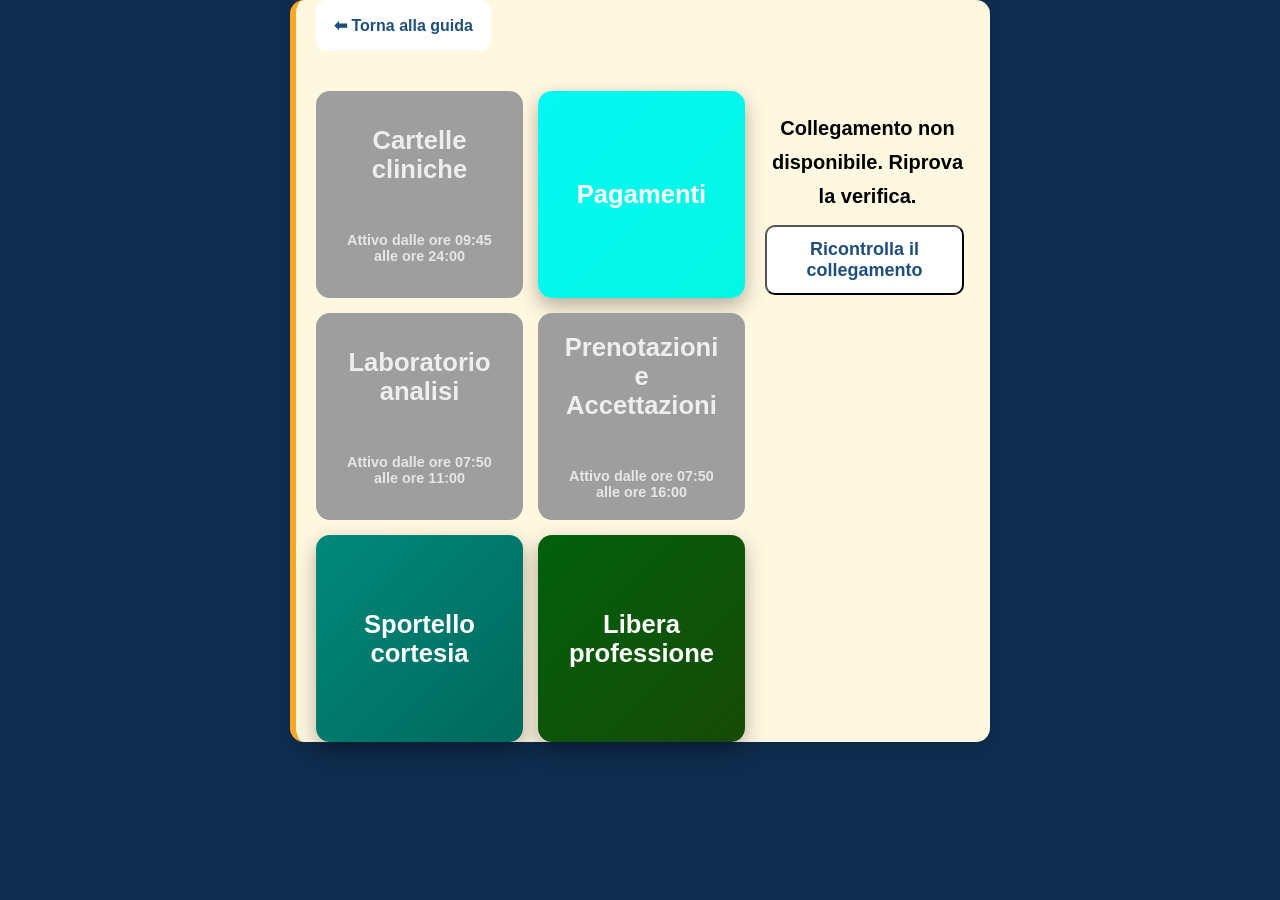
<file: simulatore-totem.html>
<!DOCTYPE html>
<html lang="it">
<head>
  <meta charset="UTF-8">
  <meta name="viewport" content="width=device-width, initial-scale=1.0">
  <title>Simulatore Totem CUP</title>
  <link rel="stylesheet" href="style.css">
</head>

<body class="totem-mode">

<main class="container">

  <section class="box evidenza-top">
  
    <div style="margin-bottom: 15px;">
      <a href="index.html" class="btn">⬅ Torna alla guida</a>
    </div>  

    <div class="choice-container simulatore">

      <div class="choice-buttons">

        <button class="totem-btn totem-main cartelle" data-result="cartelle">
          <span class="totem-title">Cartelle cliniche</span>
        </button>

        <button class="totem-btn totem-main pagamento" data-result="pagamenti">
          <span class="totem-title">Pagamenti</span>
        </button>

        <button class="totem-btn totem-main laboratorio" data-result="laboratorio">
          <span class="totem-title">Laboratorio analisi</span>
        </button>

        <button class="totem-btn totem-main prenotazioni" data-result="prenotazioni">
          <span class="totem-title">Prenotazioni e Accettazioni</span>
        </button>

        <button class="totem-btn totem-main cortesia" data-result="cortesia">
          <span class="totem-title">Sportello cortesia</span>
        </button>

        <button class="totem-btn totem-main libera" data-result="libera">
          <span class="totem-title">Libera professione</span>
        </button>

      </div>

      <div id="displayNumero" style="
        margin-top: 20px;
        font-size: 24px;
        font-weight: bold;
        text-align: center;">
      </div>
<!--
      <div id="listaNumeri" style="
        margin-top: 20px;
        font-size: 16px;
        text-align: center;">
      </div>
    -->
    </div>

  </section>

</main>

  
<script src="simulatore-totem.js?v=20261003-ritiro"></script>

</body>
</html>
</file>
<file: style.css>
/* ===============================
   1. RESET GENERALE
================================ */

* {
  box-sizing: border-box;
}

html {
  scroll-behavior: smooth;
}

body {
  font-family: Arial, sans-serif;
  margin: 0;
  background-color: #f4f7fb;
  color: #222;
  line-height: 1.7;
}


/* ===============================
   2. STRUTTURA COMUNE
   Usata da tutte le pagine
================================ */

.container {
  max-width: 950px;
  margin: 0 auto;
  padding: 0 16px;
}

main {
  margin: 30px auto;
}

header {
  background: linear-gradient(135deg, #1f4e79, #2f6ea5);
  color: white;
  text-align: center;
  padding: 48px 20px;
}

header h1 {
  margin: 0 0 12px;
  font-size: 2.4rem;
}

header p {
  margin: 0;
  font-size: 1.1rem;
}

footer {
  text-align: center;
  padding: 22px;
  background-color: #1f4e79;
  color: white;
  margin-top: 30px;
}


/* ===============================
   3. BOTTONI COMUNI
================================ */

.btn {
  display: inline-block;
  background-color: white;
  color: #1f4e79;
  text-decoration: none;
  padding: 12px 18px;
  border-radius: 10px;
  font-weight: bold;
  transition: transform 0.2s ease, box-shadow 0.2s ease;
}

.btn:hover {
  transform: translateY(-2px);
  box-shadow: 0 6px 16px rgba(0, 0, 0, 0.15);
}

.btn-secondary {
  background-color: #dfeaf5;
}


/* ===============================
   4. RIQUADRI COMUNI
================================ */

.box {
  background-color: white;
  margin-bottom: 20px;
  padding: 20px;
  border-radius: 14px;
  box-shadow: 0 3px 12px rgba(0, 0, 0, 0.08);
}

.box h2 {
  color: #1f4e79;
  margin-top: 0;
  margin-bottom: 12px;
  font-size: 1.5rem;
}

.box ul {
  padding-left: 22px;
  margin-bottom: 0;
}

.evidenza {
  border-left: 6px solid #c62828;
}

.evidenza-top {
  background-color: #fff8e1;
  border-left: 6px solid #f9a825;
}


/* ===============================
   5. INDEX.HTML - HERO HOME
================================ */

.hero-title {
  margin: 0 0 12px;
  font-size: 2.4rem;
  line-height: 1.2;
}

.hero-title span {
  display: inline;
}

.hero-buttons {
  margin-top: 24px;
  display: flex;
  justify-content: center;
  gap: 12px;
  flex-wrap: wrap;
}


/* ===============================
   6. INDEX.HTML - OVERLAY LAVORI IN CORSO
================================ */

#overlay {
  position: fixed;
  top: 0;
  left: 0;
  width: 100%;
  height: 100%;
  background-color: #1f4e79;
  display: flex;
  justify-content: center;
  align-items: center;
  z-index: 9999;
}

.overlay-box {
  text-align: center;
  color: white;
  padding: 30px;
}

.overlay-box h1 {
  font-size: 2rem;
  margin-bottom: 15px;
}

.overlay-box p {
  margin-bottom: 20px;
}

#enterBtn {
  background-color: white;
  color: #1f4e79;
  border: none;
  padding: 12px 20px;
  border-radius: 10px;
  font-size: 1rem;
  cursor: pointer;
  font-weight: bold;
}

#enterBtn:hover {
  background-color: #e0e0e0;
}


/* ===============================
   7. INDEX.HTML - MAPPA
================================ */

.map-container {
  margin-top: 15px;
  border-radius: 12px;
  overflow: hidden;
}

.map-container iframe {
  display: block;
}


/* ===============================
   8. TABELLE
   Usate da index.html e totem.html
================================ */

.orari-table {
  width: 100%;
  border-collapse: collapse;
  margin-top: 15px;
}

.orari-table th {
  background-color: #1f4e79;
  color: white;
  padding: 10px;
  text-align: left;
}

.orari-table td {
  padding: 10px;
  border-bottom: 1px solid #ddd;
}

.orari-table tr:hover {
  background-color: #f5f9ff;
}


/* ===============================
   9. INDEX.HTML - FAQ
================================ */

.faq-item {
  margin-bottom: 14px;
  border-radius: 12px;
  overflow: hidden;
  border: 1px solid #e3e8ef;
  background: white;
  transition: all 0.3s ease;
}

.faq-item:hover {
  box-shadow: 0 4px 12px rgba(0, 0, 0, 0.08);
}

.faq-item.active {
  box-shadow: 0 6px 18px rgba(0, 0, 0, 0.12);
  outline: 2px solid #1f4e79;
}

.faq-question {
  width: 100%;
  background: none;
  border: none;
  padding: 18px 20px;
  text-align: left;
  font-size: 1rem;
  font-weight: bold;
  color: #1f4e79;
  cursor: pointer;
  display: flex;
  justify-content: space-between;
  align-items: center;
  transition: background-color 0.3s ease;
}

.faq-question:hover {
  background-color: #f5f9ff;
}

.faq-arrow {
  font-size: 0.9rem;
  transition: transform 0.3s ease;
  margin-left: 16px;
}

.faq-item.active .faq-arrow {
  transform: rotate(180deg);
}

.faq-answer {
  max-height: 0;
  overflow: hidden;
  padding: 0 20px;
  background-color: #fafcff;
  transition: max-height 0.4s ease, padding 0.3s ease;
}

.faq-item.active .faq-answer {
  max-height: 500px;
  padding: 15px 20px;
}

.faq-answer p {
  margin: 0;
  color: #333;
  line-height: 1.6;
}


/* ===============================
   10. TOTEM.HTML
================================ */

.choice-container {
  display: flex;
  gap: 20px;
  margin-top: 20px;
  align-items: stretch;
}

.choice-buttons {
  flex: 1;
  display: flex;
  flex-direction: column;
  gap: 10px;
}

.choice-btn {
  padding: 12px 14px;
  border: none;
  border-radius: 10px;
  background-color: #1f4e79;
  color: white;
  font-weight: bold;
  cursor: pointer;
  text-align: left;
}

.choice-btn:hover {
  background-color: #2f6ea5;
}

.choice-btn.active {
  background-color: #f9a825;
  color: black;
}

.choice-result {
  flex: 1;
  background-color: #fff8e1;
  border-radius: 10px;
  padding: 20px;
  min-height: 200px;
  font-weight: bold;
  box-shadow: inset 0 0 5px rgba(0, 0, 0, 0.1);
  display: flex;
  flex-direction: column;
  justify-content: center;
}

#resetBtn {
  background-color: #e0e0e0;
  color: #333;
}


/* ===============================
   11. DIARIO.HTML
================================ */

/*
  Al momento diario.html usa solo:
  - header
  - container
  - box
  - btn

  Se in futuro vuoi personalizzarlo,
  puoi aggiungere qui le regole dedicate.
*/


/* ===============================
   12. TELEFONO.HTML
================================ */

/*
  Al momento telefono.html usa solo:
  - header
  - container
  - box
  - btn

  Se in futuro vuoi personalizzarlo,
  puoi aggiungere qui le regole dedicate.
*/


/* ===============================
   13. RESPONSIVE
================================ */

@media (max-width: 900px) {
  .hero-title {
    font-size: 2.1rem;
    line-height: 1.25;
  }

  .hero-title span {
    display: block;
  }

  .title-line-1 {
    margin-bottom: 8px;
  }
}

@media (max-width: 768px) {
  .choice-container {
    flex-direction: column;
  }
}

@media (max-width: 600px) {
  header h1 {
    font-size: 2rem;
  }

  header p {
    font-size: 1rem;
  }

  .box {
    padding: 18px;
  }

  .faq-question {
    font-size: 0.95rem;
    padding: 16px;
  }
}

/* ===============================
   SIMULATORE TOTEM - GRAFICA
================================ */

.totem-btn {
  width: 100%;
  padding: 25px;
  font-size: 1.2rem;
  font-weight: bold;
  border-radius: 14px;
  border: none;
  background: linear-gradient(135deg, #1f4e79, #2f6ea5);
  color: white;
  cursor: pointer;
  text-align: center;
  box-shadow: 0 6px 16px rgba(0,0,0,0.2);
  transition: all 0.2s ease;
}

.totem-btn:hover {
  transform: scale(1.02);
}

.totem-btn:active {
  transform: scale(0.98);
}

.totem-btn.active {
  background: #f9a825;
  color: black;
}

.totem-btn.reset {
  background: #e0e0e0;
  color: #333;
}



/* ===============================
   SIMULATORE TOTEM - LAYOUT
================================ */

.choice-container.simulatore {
  max-width: none;
  margin: 0;
}

.choice-container.simulatore .choice-buttons {
  gap: 15px;
}


.totem-mode header {
  display: none;
}



/* ===============================
   MODALITÀ TOTEM REALE
================================ */

.totem-mode {
  background-color: #0f2c4d;
  color: white;
}

.totem-mode .container {
  max-width: 100%;
  padding: 0px;
}

.totem-mode .box {
  max-width: 700px;
  margin: 0px auto;
  padding: 0px 20px;
}



.totem-mode main {
  min-height: 100vh;
  display: flex;
  align-items: flex-start;
  justify-content: center;
}

.totem-mode .choice-container {
  width: 100%;
  max-width: 700px;
  margin-top: 40px;
  display: flex;
  justify-content: center;
}


.totem-mode .totem-btn {
  width: 100%;
  padding: 35px;
  font-size: 1.5rem;
  border-radius: 18px;
  background: linear-gradient(135deg, #2f6ea5, #1f4e79);
  box-shadow: 0 8px 20px rgba(0,0,0,0.3);
}

.totem-mode .totem-btn {
  width: 100%;
  padding: 20px;
  font-size: 1.2rem;
  border-radius: 14px;
}



.totem-mode .totem-btn:active {
  transform: scale(0.97);
}

.totem-mode .totem-btn.active {
  background: #f9a825;
  color: black;
}

.totem-mode .choice-result {
  margin-top: 20px;
  font-size: 1.3rem;
  text-align: center;
  background-color: #ffffff;
  color: #222;
  border-radius: 15px;
  padding: 25px;
}

.totem-mode #resetBtn {
  background-color: #d32f2f;
  color: white;
}

.totem-title {
  font-size: 1.6rem;
  font-weight: bold;
}

.totem-sub {
  font-size: 1.1rem;
  opacity: 0.9;
}


/* ===============================
  PULSANTE TOTEM REALE
================================ */

.totem-mode .totem-main {
  display: flex;
  flex-direction: row; /* ← ORIZZONTALE */
  justify-content: center;
  align-items: center;
  gap: 40px;
}

@media (max-width: 600px) {
  .totem-mode .totem-main {
    width: 100%;
    height: auto;
    padding: 25px;
  }
}

.totem-mode .totem-main {
  display: flex;
  flex-direction: column;
  justify-content: center;
  align-items: center;
}

.totem-mode .totem-main {
  aspect-ratio: 1 / 1;
}






/* Pulsantiera Totem*/


.totem-mode .choice-buttons {
  display: grid;
  grid-template-columns: 1fr 1fr; /* 2 colonne */
  gap: 20px;
  max-width: 500px;
  margin: 0 auto;
}

/* Pulsante cartelle cliniche */
.totem-mode .totem-main.cartelle {
  background: linear-gradient(135deg, #2e7d32, #54b15a);
}

/* Pulsante Pagamenti */
.totem-mode .totem-main.pagamento {
  background: linear-gradient(135deg, #03f8f4, #04f7e3);
}

/* Pulsante Laboratorio Analisi */
.totem-mode .totem-main.laboratorio {
  background: linear-gradient(135deg, #6a1b9a, #4a148c);
}

/* Pulsante Prenotazioni */
.totem-mode .totem-main.prenotazioni {
  background: linear-gradient(135deg, #fbc02d, #f9a825);
}

/* Pulsante Sportello cortesia */
.totem-mode .totem-main.cortesia {
  background: linear-gradient(135deg, #00897b, #00695c);
}

/* Pulsante Libera professione */
.totem-mode .totem-main.libera {
  background: linear-gradient(135deg, #01600c, #124602f9);
}


/* Pulsante disattivato */
.totem-btn.disabled {
  background: #9e9e9e !important;
  color: #eeeeee !important;
  cursor: not-allowed;
  box-shadow: none;
}

.totem-info {
  display: block;
  font-size: 0.9rem;
  margin-top: 8px;
  opacity: 0.9;
}

#displayNumero {
  min-width: 200px;
  text-align: center;
  font-size: 28px;
}

/* ===============================
   RESPONSIVE SIMULATORE TOTEM
================================ */

@media (max-width: 600px) {
  .totem-mode main {
    min-height: auto;
    padding: 10px;
  }

  .totem-mode .box {
    width: 100%;
    max-width: 100%;
    padding: 12px;
    margin: 0;
  }

  .totem-mode .choice-container {
    margin-top: 20px;
    max-width: 100%;
  }

  .totem-mode .choice-buttons {
    grid-template-columns: 1fr;
    max-width: 100%;
    gap: 12px;
  }

  .totem-mode .totem-main {
    aspect-ratio: auto;
    min-height: 95px;
    padding: 18px;
  }

  .totem-title {
    font-size: 1.25rem;
  }

  .totem-info {
    font-size: 0.8rem;
  }

  #displayNumero {
    min-width: auto;
    width: 100%;
    font-size: 20px;
  }
}



.monitor-mode {
  background-color: #0f2c4d;
  color: white;
  text-align: center;
}

.monitor-container {
  min-height: 100vh;
  display: flex;
  flex-direction: column;
  justify-content: center;
  gap: 25px;
}

.monitor-box {
  background: white;
  color: #1f4e79;
  max-width: 600px;
  margin: 0 auto;
  padding: 40px;
  border-radius: 20px;
}

#numeroMonitor {
  font-size: 5rem;
  font-weight: bold;
}

#servizioMonitor {
  font-size: 2rem;
  margin-top: 15px;
}

#oraMonitor {
  font-size: 1.3rem;
  margin-top: 10px;
}


/* ===============================
   MONITOR CUP - STILE PULSANTIERA
================================ */

.monitor-totem-style {
  justify-content: flex-start;
  padding: 25px 15px;
}

.monitor-totem-style h1 {
  margin: 10px 0 20px;
  font-size: 2.2rem;
}

.monitor-grid {
  width: 100%;
  max-width: 900px;
  margin: 0 auto 25px;
  display: grid;
  grid-template-columns: 1fr 1fr;
  gap: 20px;
}


.monitor-card {
  min-height: 210px;
  padding: 20px;
  border-radius: 18px;
  color: white;
  display: flex;
  flex-direction: column;
  justify-content: center;
  align-items: center;
  gap: 10px;
  box-shadow: 0 8px 20px rgba(0,0,0,0.3);
  transition: transform 0.2s ease, outline 0.2s ease;
}

.monitor-card:hover {
  transform: scale(1.02);
}

.monitor-title {
  font-size: 1.35rem;
  font-weight: bold;
  text-align: center;
}

.monitor-number {
  font-size: 3.5rem;
  font-weight: bold;
  line-height: 1;
}

.monitor-time {
  font-size: 1rem;
  opacity: 0.9;
}

.monitor-active {
  outline: 6px solid #f9a825;
  transform: scale(1.04);
}

/* Colori uguali alla pulsantiera */

.monitor-card.cartelle {
  background: linear-gradient(135deg, #2e7d32, #54b15a);
}

.monitor-card.pagamento {
  background: linear-gradient(135deg, #03f8f4, #04f7e3);
  color: #003333;
}

.monitor-card.laboratorio {
  background: linear-gradient(135deg, #6a1b9a, #4a148c);
}

.monitor-card.prenotazioni {
  background: linear-gradient(135deg, #fbc02d, #f9a825);
  color: #222;
}

.monitor-card.cortesia {
  background: linear-gradient(135deg, #00897b, #00695c);
}

.monitor-card.libera {
  background: linear-gradient(135deg, #01600c, #124602f9);
}

@media (max-width: 700px) {
  .monitor-grid {
    grid-template-columns: 1fr;
  }

  .monitor-card {
    min-height: 150px;
  }

  .monitor-number {
    font-size: 3rem;
  }
}


footer a {
  color: #ffffff; /* bianco */
  text-decoration: underline;
  font-weight: bold;
}

footer a:hover {
  color: #f9a825; /* giallo come i tuoi pulsanti */
}
</file>
